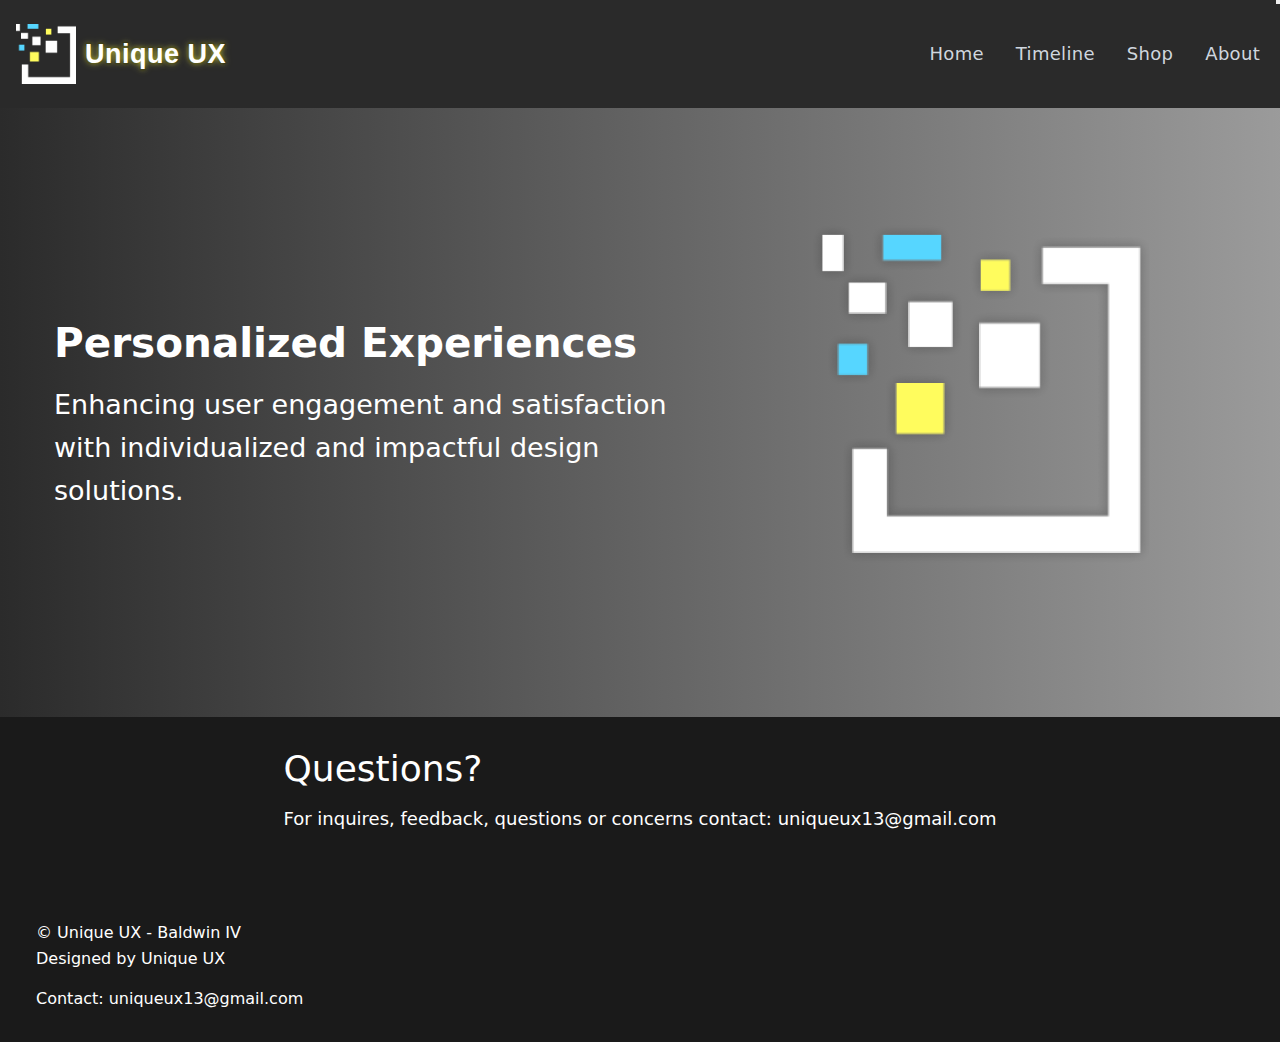
<file: about.html>
<!DOCTYPE html>
<html lang="en">

<head>
    <meta charset="UTF-8">
    <meta http-equiv="X-UA-Compatible" content="IE=edge">
    <meta name="viewport" content="width=device-width, initial-scale=1.0">
    <title>Baldwin IV</title>
    <link rel="stylesheet" href="./files/css/styles.css">
    <link rel="stylesheet" href="/files/css/navigation.css">
    <script type="text/javascript" src="/files/js/navigation.js"></script>
    <script type="module" src="/files/js/main.js"></script>
</head>

<body>
    <!-- Navigation Section -->
    <nav id="navigation" class="navigation navigation-justified">
        <div class="navigation-header">
            <div class="navigation-logo">
                <a href="#">
                    <img src="/img/logo.png" alt="logo">
                </a>
            </div>
            <div class="navigation-button-toggler">
                <i class="hamburger-icon"></i>
            </div>
        </div>
        <div class="navigation-body">
            <div class="navigation-body-header">
                <div class="navigation-logo">
                    <a href="#">
                        <img src="/img/logo.png" alt="logo">
                    </a>
                </div>
                <div class="brand">Unique UX</div>
                <span class="navigation-body-close-button">&#10005;</span>
            </div>
            <ul class="navigation-menu">
                <li class="navigation-item is-active">
                    <a class="navigation-link" href="/index.html">Home</a>
                </li>
                <li class="navigation-item">
                    <a class="navigation-link" href="/timeline.html">Timeline</a>
                    <ul class="navigation-dropdown">
                        <li class="navigation-dropdown-item">
                            <a class="navigation-dropdown-link" href="/timeline/godfrey.html">Godfrey of Bouillon</a>
                        </li>
                        <li class="navigation-dropdown-item">
                            <a class="navigation-dropdown-link" href="/timeline/baldwin-i.html">Baldwin I</a>
                        </li>
                        <li class="navigation-dropdown-item">
                            <a class="navigation-dropdown-link" href="/timeline/baldwin-ii.html">Baldwin II</a>
                        </li>
                        <li class="navigation-dropdown-item">
                            <a class="navigation-dropdown-link" href="/timeline/baldwin-iii.html">Baldwin III</a>
                        </li>
                        <li class="navigation-dropdown-item">
                            <a class="navigation-dropdown-link" href="/timeline/amalric.html">Amalric of Jerusalem</a>
                        </li>
                        <li class="navigation-dropdown-item">
                            <a class="navigation-dropdown-link" href="/timeline/baldwin-iv.html">Baldwin IV</a>
                        </li>
                        <li class="navigation-dropdown-item">
                            <a class="navigation-dropdown-link" href="/timeline/baldwin-v.html">Baldwin V</a>
                        </li>
                    </ul>
                </li>
                <li class="navigation-item">
                    <a class="navigation-link" href="/shop.html">Shop</a>
                    <!-- <ul class="navigation-dropdown">
                        <li class="navigation-dropdown-item">
                            <a class="navigation-dropdown-link" href="/shop/tshirts.html">T-Shirts</a>
                        </li>
                        <li class="navigation-dropdown-item">
                            <a class="navigation-dropdown-link" href="/shop/flags.html">Flags</a>
                        </li>
                        <li class="navigation-dropdown-item">
                            <a class="navigation-dropdown-link" href="/shop/merchandise.html">Other Merchandise</a>
                        </li>
                        <li class="navigation-dropdown-item">
                            <a class="navigation-dropdown-link" href="/shop/featured.html">Featured Products</a>
                        </li>
                    </ul> -->
                </li>
                <!-- <li class="navigation-item">
                    <a class="navigation-link" href="/videos.html">Videos</a> -->
                    <!-- <ul class="navigation-dropdown">
                        <li class="navigation-dropdown-item">
                            <a class="navigation-dropdown-link" href="/videos/documentaries.html">Historical Documentaries</a>
                        </li>
                        <li class="navigation-dropdown-item">
                            <a class="navigation-dropdown-link" href="/videos/fan-creations.html">Fan Creations</a>
                        </li>
                        <li class="navigation-dropdown-item">
                            <a class="navigation-dropdown-link" href="/videos/events.html">Event Recordings</a>
                        </li>
                        <li class="navigation-dropdown-item">
                            <a class="navigation-dropdown-link" href="/videos/latest.html">Latest Uploads</a>
                        </li>
                        <li class="navigation-dropdown-item">
                            <a class="navigation-dropdown-link" href="/videos/popular.html">Popular Videos</a>
                        </li>
                    </ul> -->
                </li>
                <!-- <li class="navigation-item">
                    <a class="navigation-link" href="/community.html">Community</a> -->
                    <!-- <ul class="navigation-dropdown">
                        <li class="navigation-dropdown-item">
                            <a class="navigation-dropdown-link" href="/community/facebook.html">Facebook Group</a>
                        </li>
                        <li class="navigation-dropdown-item">
                            <a class="navigation-dropdown-link" href="/community/events.html">Events Calendar</a>
                        </li>
                        <li class="navigation-dropdown-item">
                            <a class="navigation-dropdown-link" href="/community/contributions.html">Community Contributions</a>
                        </li>
                    </ul> -->
                </li>
                <!-- <li class="navigation-item">
                    <a class="navigation-link" href="/blog.html">Blog</a>
                    <ul class="navigation-dropdown">
                        <li class="navigation-dropdown-item">
                            <a class="navigation-dropdown-link" href="/blog/historical-articles.html">Historical Articles</a>
                        </li>
                        <li class="navigation-dropdown-item">
                            <a class="navigation-dropdown-link" href="/blog/news.html">News & Updates</a>
                        </li>
                        <li class="navigation-dropdown-item">
                            <a class="navigation-dropdown-link" href="/blog/opinion.html">Opinion Pieces</a>
                        </li>
                    </ul>
                </li> -->
                 <li class="navigation-item">
                    <a class="navigation-link" href="/about.html">About</a>
                </li>
                <!-- <li class="navigation-item">
                    <a class="navigation-link" href="/contact.html">Contact</a>
                </li> -->
                <li class="navigation-item btn-box">
                    <button class="login-btn" onClick="netlifyIdentity.open()">Log in</button>
                </li>
            </ul>
        </div>
    </nav>

    <!-- This is the Headline, subtitle, & Product/Services images and descriptions (Above the fold)  -->
    <header class="main margin-bottom-24 background300">
        <section class="hero-container-left">
            <h1>Personalized Experiences</h1>
            <div class="subtitle" style="color: white;">
                Enhancing user engagement and satisfaction with individualized and impactful design solutions.            <!-- <div id="explore-timeline" class="button-container">
                <button class="primary-btn button-text" alt="timeline icon" aria-label="Explore the Baldwin IV Timeline">Explore Timeline</button>
                <a href="#shop" class="no-style secondary-btn button-text"><img src="/Svgs/shopicon.svg" alt="shop icon" aria-label="Shop Baldwin IV Merchandise">Shop Now</a>
            </div> -->
        </section>
        <img class="main-img margin-top-8 margin-bottom-16" src="/img/logo-large.png" alt="Unique UX Logo">
    </header>
    <section class="container">
        <h2>
            Questions?
        </h2>
        <p>For inquires, feedback, questions or concerns contact: uniqueux13@gmail.com</p>
    </section>

    <my-footer></my-footer>
</file>
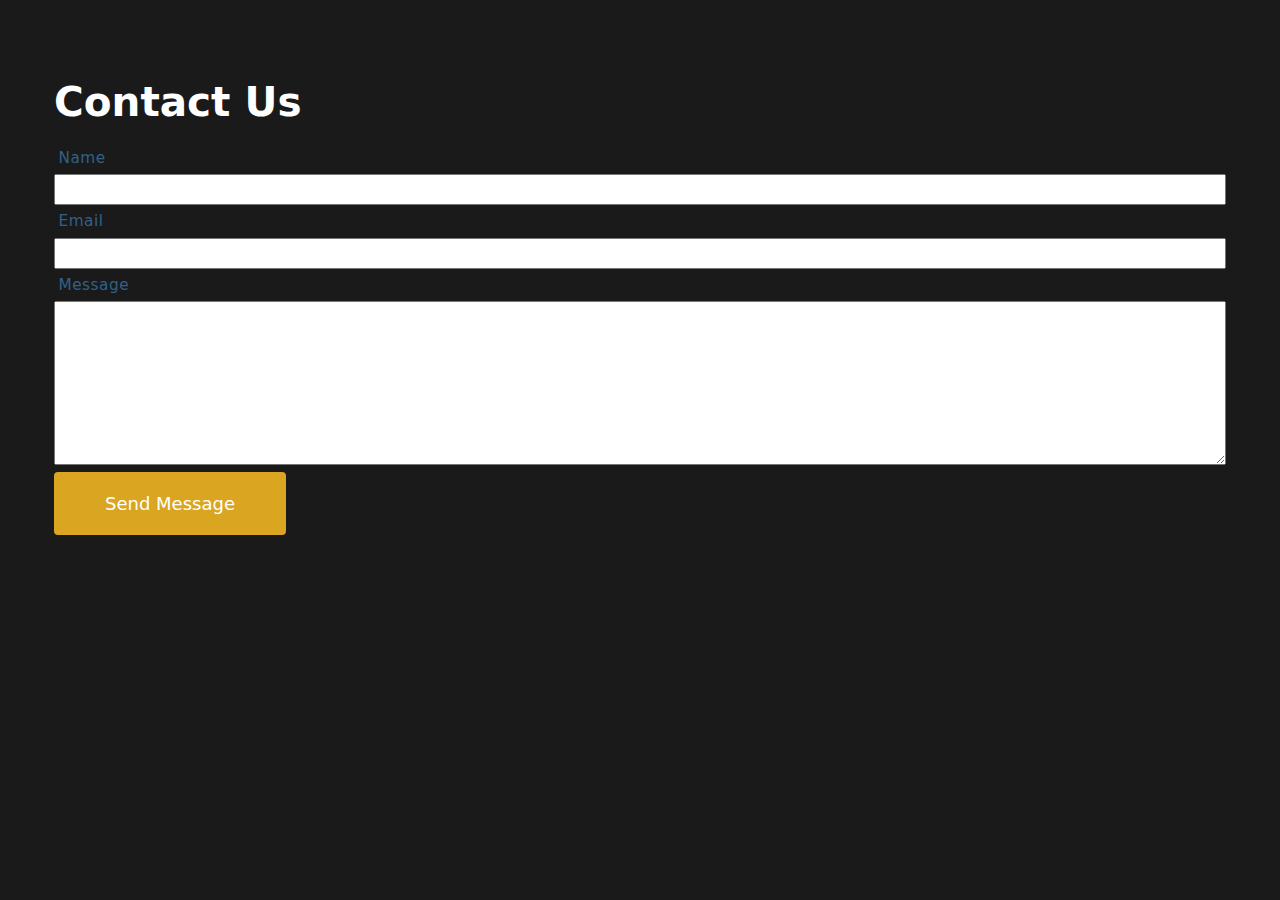
<file: contact.html>
<!DOCTYPE html>
<html lang="en">
<head>
    <meta charset="UTF-8">
    <meta name="viewport" content="width=device-width, initial-scale=1.0">
    <title>Contact Us - Unique UX</title>
    <link rel="stylesheet" href="/files/css/styles.css">
</head>
<body>
    <main class="main container-full">
        <section class="container-full">
            <h1 class="section-title">Contact Us</h1>
            <form class="contact-form" action="https://example.com/contact" method="post">
                <label for="name" class="label-medium">Name</label>
                <input type="text" id="name" name="name" required>

                <label for="email" class="label-medium">Email</label>
                <input type="email" id="email" name="email" required>

                <label for="message" class="label-medium">Message</label>
                <textarea id="message" name="message" rows="6" required></textarea>

                <button type="submit" class="primary-btn">Send Message</button>
            </form>
        </section>
    </main>
</body>
</html>
</file>
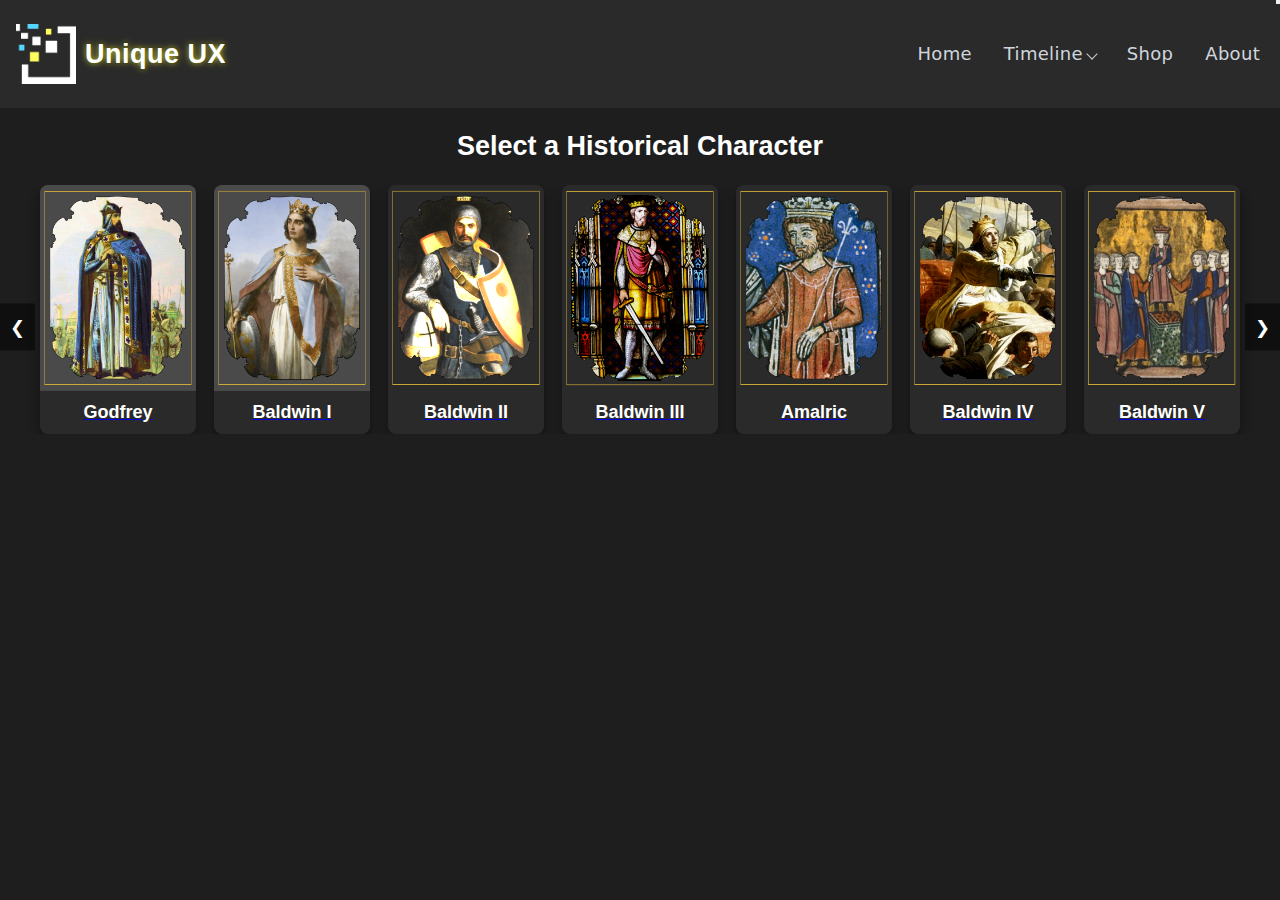
<file: timeline.html>
<!DOCTYPE html>
<html lang="en">

<head>
    <meta charset="UTF-8">
    <meta http-equiv="X-UA-Compatible" content="IE=edge">
    <meta name="viewport" content="width=device-width, initial-scale=1.0">
    <title>Kingdom of Jerusalem: Historical Character Select</title>
    <link rel="stylesheet" href="/files/css/styles.css">
    <link rel="stylesheet" href="/files/css/navigation.css">
    <script type="text/javascript" src="/files/js/navigation.js"></script>
    <script type="module" src="/files/js/main.js"></script>
    <link rel="stylesheet" href="/style.css">
</head>

<body>
    <!-- Navigation Section -->
    <nav id="navigation" class="navigation navigation-justified">
        <div class="navigation-header">
            <div class="navigation-logo">
                <a href="#">
                    <img src="/img/logo.png" alt="logo">
                </a>
            </div>
            <div class="navigation-button-toggler">
                <i class="hamburger-icon"></i>
            </div>
        </div>
        <div class="navigation-body">
            <div class="navigation-body-header">
                <div class="navigation-logo">
                    <a href="#">
                        <img src="/img/logo.png" alt="logo">
                    </a>
                </div>
                <div class="brand">Unique UX</div>
                <span class="navigation-body-close-button">&#10005;</span>
            </div>
            <ul class="navigation-menu">
                <li class="navigation-item is-active">
                    <a class="navigation-link" href="/index.html">Home</a>
                </li>
                <li class="navigation-item">
                    <a class="navigation-link" href="/timeline.html">Timeline</a>
                    <ul class="navigation-dropdown">
                        <li class="navigation-dropdown-item">
                            <a class="navigation-dropdown-link" href="/timeline/godfrey.html">Godfrey of Bouillon</a>
                        </li>
                        <li class="navigation-dropdown-item">
                            <a class="navigation-dropdown-link" href="/timeline/baldwin-i.html">Baldwin I</a>
                        </li>
                        <li class="navigation-dropdown-item">
                            <a class="navigation-dropdown-link" href="/timeline/baldwin-ii.html">Baldwin II</a>
                        </li>
                        <li class="navigation-dropdown-item">
                            <a class="navigation-dropdown-link" href="/timeline/baldwin-iii.html">Baldwin III</a>
                        </li>
                        <li class="navigation-dropdown-item">
                            <a class="navigation-dropdown-link" href="/timeline/amalric.html">Amalric of Jerusalem</a>
                        </li>
                        <li class="navigation-dropdown-item">
                            <a class="navigation-dropdown-link" href="/timeline/baldwin-iv.html">Baldwin IV</a>
                        </li>
                        <li class="navigation-dropdown-item">
                            <a class="navigation-dropdown-link" href="/timeline/baldwin-v.html">Baldwin V</a>
                        </li>
                    </ul>
                </li>
                <li class="navigation-item">
                    <a class="navigation-link" href="/shop.html">Shop</a>
                    <!-- <ul class="navigation-dropdown">
                        <li class="navigation-dropdown-item">
                            <a class="navigation-dropdown-link" href="/shop/tshirts.html">T-Shirts</a>
                        </li>
                        <li class="navigation-dropdown-item">
                            <a class="navigation-dropdown-link" href="/shop/flags.html">Flags</a>
                        </li>
                        <li class="navigation-dropdown-item">
                            <a class="navigation-dropdown-link" href="/shop/merchandise.html">Other Merchandise</a>
                        </li>
                        <li class="navigation-dropdown-item">
                            <a class="navigation-dropdown-link" href="/shop/featured.html">Featured Products</a>
                        </li>
                    </ul> -->
                </li>
                <!-- <li class="navigation-item">
                    <a class="navigation-link" href="/videos.html">Videos</a> -->
                    <!-- <ul class="navigation-dropdown">
                        <li class="navigation-dropdown-item">
                            <a class="navigation-dropdown-link" href="/videos/documentaries.html">Historical Documentaries</a>
                        </li>
                        <li class="navigation-dropdown-item">
                            <a class="navigation-dropdown-link" href="/videos/fan-creations.html">Fan Creations</a>
                        </li>
                        <li class="navigation-dropdown-item">
                            <a class="navigation-dropdown-link" href="/videos/events.html">Event Recordings</a>
                        </li>
                        <li class="navigation-dropdown-item">
                            <a class="navigation-dropdown-link" href="/videos/latest.html">Latest Uploads</a>
                        </li>
                        <li class="navigation-dropdown-item">
                            <a class="navigation-dropdown-link" href="/videos/popular.html">Popular Videos</a>
                        </li>
                    </ul> -->
                </li>
                <!-- <li class="navigation-item">
                    <a class="navigation-link" href="/community.html">Community</a> -->
                    <!-- <ul class="navigation-dropdown">
                        <li class="navigation-dropdown-item">
                            <a class="navigation-dropdown-link" href="/community/facebook.html">Facebook Group</a>
                        </li>
                        <li class="navigation-dropdown-item">
                            <a class="navigation-dropdown-link" href="/community/events.html">Events Calendar</a>
                        </li>
                        <li class="navigation-dropdown-item">
                            <a class="navigation-dropdown-link" href="/community/contributions.html">Community Contributions</a>
                        </li>
                    </ul> -->
                </li>
                <!-- <li class="navigation-item">
                    <a class="navigation-link" href="/blog.html">Blog</a>
                    <ul class="navigation-dropdown">
                        <li class="navigation-dropdown-item">
                            <a class="navigation-dropdown-link" href="/blog/historical-articles.html">Historical Articles</a>
                        </li>
                        <li class="navigation-dropdown-item">
                            <a class="navigation-dropdown-link" href="/blog/news.html">News & Updates</a>
                        </li>
                        <li class="navigation-dropdown-item">
                            <a class="navigation-dropdown-link" href="/blog/opinion.html">Opinion Pieces</a>
                        </li>
                    </ul>
                </li> -->
                 <li class="navigation-item">
                    <a class="navigation-link" href="/about.html">About</a>
                </li>
                <!-- <li class="navigation-item">
                    <a class="navigation-link" href="/contact.html">Contact</a>
                </li> -->
                <li class="navigation-item btn-box">
                    <button class="login-btn" onClick="netlifyIdentity.open()">Log in</button>
                </li>
            </ul>
        </div>
    </nav>

    <!-- Character Select Section -->
<section class="character-select">
    <h1 class="section-title">Select a Historical Character</h1>
    <div class="carousel-container">
        <div class="carousel" id="carousel-characters">
            <!-- Character Card 1 -->
            <div class="carousel-item">
                <a href="/timeline/godfrey.html">
                    <img src="/img/godfrey-of-bouillon.png" alt="Godfrey of Bouillon" class="character-image">
                    <h2 class="character-name">Godfrey</h2>
                </a>
            </div>
            <!-- Character Card 2 -->
            <div class="carousel-item">
                <a href="/timeline/baldwin-i.html">
                    <img src="/img/baldwin-i.png" alt="Baldwin I" class="character-image">
                    <h2 class="character-name">Baldwin I</h2>
                </a>
            </div>
            <!-- Character Card 3 -->
            <div class="carousel-item">
                <a href="/timeline/baldwin-ii.html">
                    <img src="/img/baldwin-ii.png" alt="Baldwin II" class="character-image">
                    <h2 class="character-name">Baldwin II</h2>
                </a>
            </div>
            <!-- Character Card 4 -->
            <div class="carousel-item">
                <a href="/timeline/baldwin-iii.html">
                    <img src="/img/baldwin-iii.png" alt="Baldwin III" class="character-image">
                    <h2 class="character-name">Baldwin III</h2>
                </a>
            </div>
            <!-- Character Card 5 -->
            <div class="carousel-item">
                <a href="/timeline/amalric.html">
                    <img src="/img/amalric.png" alt="Amalric" class="character-image">
                    <h2 class="character-name">Amalric</h2>
                </a>
            </div>
            <!-- Character Card 6 -->
            <div class="carousel-item">
                <a href="/timeline/baldwin-iv.html">
                    <img src="/img/baldwin-iv.png" alt="Baldwin IV" class="character-image">
                    <h2 class="character-name">Baldwin IV</h2>
                </a>
            </div>
            <!-- Character Card 7 -->
            <div class="carousel-item">
                <a href="/timeline/baldwin-v.html">
                    <img src="/img/baldwin-v.png" alt="Baldwin V" class="character-image">
                    <h2 class="character-name">Baldwin V</h2>
                </a>
            </div>
        </div>
        <button class="carousel-control prev" onclick="moveCarousel('carousel-characters', 'prev')">&#10094;</button>
        <button class="carousel-control next" onclick="moveCarousel('carousel-characters', 'next')">&#10095;</button>
    </div>
</section>

<script>
        function moveCarousel(carouselId, direction) {
    const carousel = document.getElementById(carouselId);
    const items = carousel.getElementsByClassName('carousel-item');
    const itemWidth = items[0].offsetWidth;
    const scrollAmount = itemWidth + 20; // Adjust the scroll amount based on your margin/padding
    if (direction === 'prev') {
        carousel.scrollBy({ left: -scrollAmount, behavior: 'smooth' });
    } else if (direction === 'next') {
        carousel.scrollBy({ left: scrollAmount, behavior: 'smooth' });
    }
}


</script>

    <script>
        var navigation = new Navigation(document.getElementById("navigation"), {
            overlayColor: "#31A6FF"
        });
    </script>
    <script src="/my.js" defer></script>
</body>

</html>
</file>
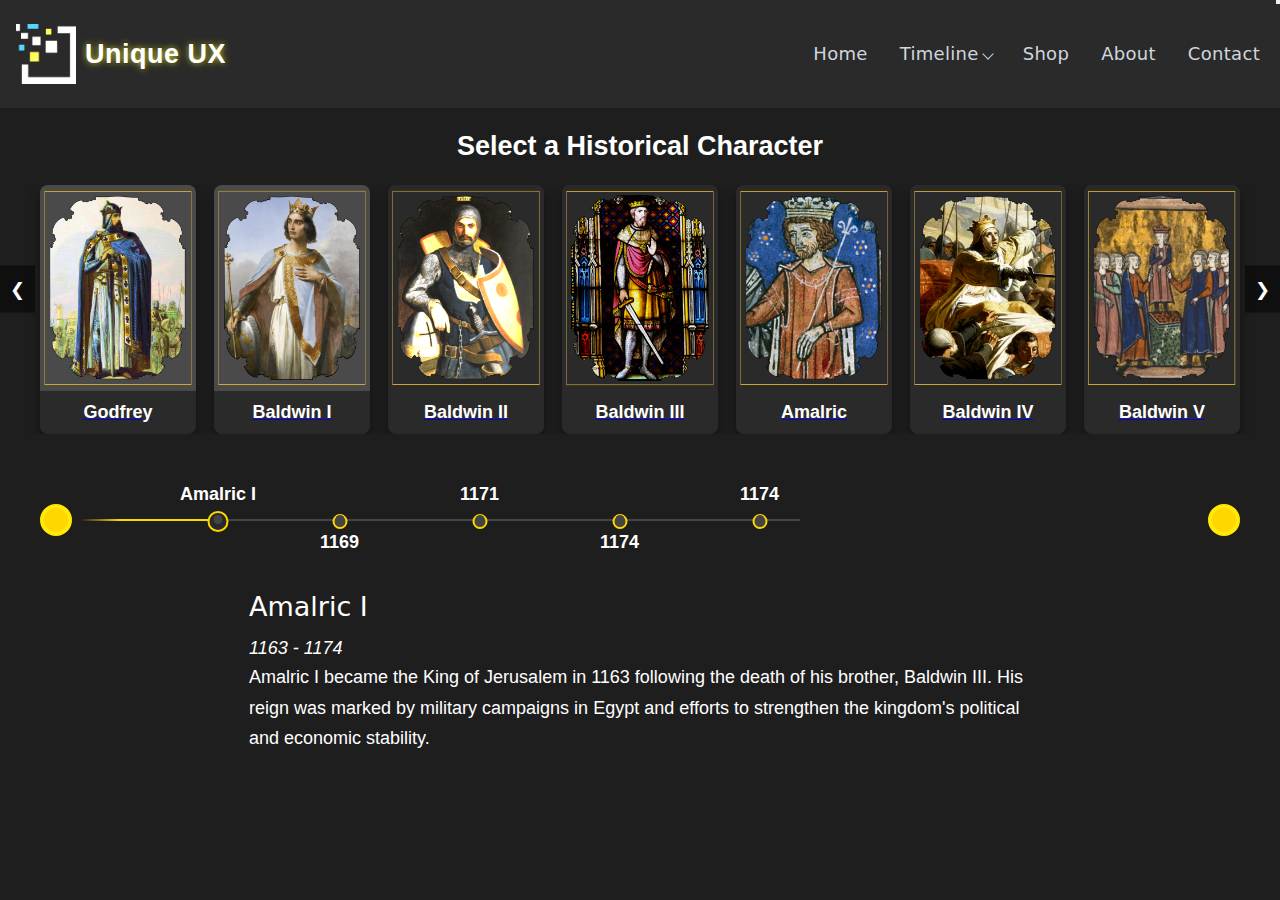
<file: timeline/amalric.html>
<!DOCTYPE html>
<html lang="en">

<head>
    <meta charset="UTF-8">
    <meta http-equiv="X-UA-Compatible" content="IE=edge">
    <meta name="viewport" content="width=device-width, initial-scale=1.0">
    <title>Baldwin IV Timeline</title>
    <link rel="stylesheet" href="/files/css/styles.css">
    <link rel="stylesheet" href="/files/css/navigation.css">
    <script type="text/javascript" src="/files/js/navigation.js"></script>
    <script type="module" src="/files/js/main.js"></script>
    <link rel="stylesheet" href="/style.css">
</head>

<body>
    <!-- Navigation Section -->
    <nav id="navigation" class="navigation navigation-justified">
        <div class="navigation-header">
            <div class="navigation-logo">
                <a href="#">
                    <img src="/img/logo.png" alt="logo">
                </a>
            </div>
            <div class="navigation-button-toggler">
                <i class="hamburger-icon"></i>
            </div>
        </div>
        <div class="navigation-body">
            <div class="navigation-body-header">
                <div class="navigation-logo">
                    <a href="#">
                        <img src="/img/logo.png" alt="logo">
                    </a>
                </div>
                <div class="brand">Unique UX</div>
                <span class="navigation-body-close-button">&#10005;</span>
            </div>
            <ul class="navigation-menu">
                <li class="navigation-item is-active">
                    <a class="navigation-link" href="/index.html">Home</a>
                </li>
                <li class="navigation-item">
                    <a class="navigation-link" href="/timeline.html">Timeline</a>
                    <ul class="navigation-dropdown">
                        <li class="navigation-dropdown-item">
                            <a class="navigation-dropdown-link" href="/timeline/godfrey.html">Godfrey of Bouillon</a>
                        </li>
                        <li class="navigation-dropdown-item">
                            <a class="navigation-dropdown-link" href="/timeline/baldwin-i.html">Baldwin I</a>
                        </li>
                        <li class="navigation-dropdown-item">
                            <a class="navigation-dropdown-link" href="/timeline/baldwin-ii.html">Baldwin II</a>
                        </li>
                        <li class="navigation-dropdown-item">
                            <a class="navigation-dropdown-link" href="/timeline/baldwin-iii.html">Baldwin III</a>
                        </li>
                        <li class="navigation-dropdown-item">
                            <a class="navigation-dropdown-link" href="/timeline/amalric.html">Amalric of Jerusalem</a>
                        </li>
                        <li class="navigation-dropdown-item">
                            <a class="navigation-dropdown-link" href="/timeline/baldwin-iv.html">Baldwin IV</a>
                        </li>
                        <li class="navigation-dropdown-item">
                            <a class="navigation-dropdown-link" href="/timeline/baldwin-v.html">Baldwin V</a>
                        </li>
                    </ul>
                </li>
                <li class="navigation-item">
                    <a class="navigation-link" href="/shop.html">Shop</a>
                    <!-- <ul class="navigation-dropdown">
                        <li class="navigation-dropdown-item">
                            <a class="navigation-dropdown-link" href="/shop/tshirts.html">T-Shirts</a>
                        </li>
                        <li class="navigation-dropdown-item">
                            <a class="navigation-dropdown-link" href="/shop/flags.html">Flags</a>
                        </li>
                        <li class="navigation-dropdown-item">
                            <a class="navigation-dropdown-link" href="/shop/merchandise.html">Other Merchandise</a>
                        </li>
                        <li class="navigation-dropdown-item">
                            <a class="navigation-dropdown-link" href="/shop/featured.html">Featured Products</a>
                        </li>
                    </ul> -->
                </li>
                <!-- <li class="navigation-item">
                    <a class="navigation-link" href="/videos.html">Videos</a> -->
                    <!-- <ul class="navigation-dropdown">
                        <li class="navigation-dropdown-item">
                            <a class="navigation-dropdown-link" href="/videos/documentaries.html">Historical Documentaries</a>
                        </li>
                        <li class="navigation-dropdown-item">
                            <a class="navigation-dropdown-link" href="/videos/fan-creations.html">Fan Creations</a>
                        </li>
                        <li class="navigation-dropdown-item">
                            <a class="navigation-dropdown-link" href="/videos/events.html">Event Recordings</a>
                        </li>
                        <li class="navigation-dropdown-item">
                            <a class="navigation-dropdown-link" href="/videos/latest.html">Latest Uploads</a>
                        </li>
                        <li class="navigation-dropdown-item">
                            <a class="navigation-dropdown-link" href="/videos/popular.html">Popular Videos</a>
                        </li>
                    </ul> -->
                </li>
                <!-- <li class="navigation-item">
                    <a class="navigation-link" href="/community.html">Community</a> -->
                    <!-- <ul class="navigation-dropdown">
                        <li class="navigation-dropdown-item">
                            <a class="navigation-dropdown-link" href="/community/facebook.html">Facebook Group</a>
                        </li>
                        <li class="navigation-dropdown-item">
                            <a class="navigation-dropdown-link" href="/community/events.html">Events Calendar</a>
                        </li>
                        <li class="navigation-dropdown-item">
                            <a class="navigation-dropdown-link" href="/community/contributions.html">Community Contributions</a>
                        </li>
                    </ul> -->
                </li>
                <!-- <li class="navigation-item">
                    <a class="navigation-link" href="/blog.html">Blog</a>
                    <ul class="navigation-dropdown">
                        <li class="navigation-dropdown-item">
                            <a class="navigation-dropdown-link" href="/blog/historical-articles.html">Historical Articles</a>
                        </li>
                        <li class="navigation-dropdown-item">
                            <a class="navigation-dropdown-link" href="/blog/news.html">News & Updates</a>
                        </li>
                        <li class="navigation-dropdown-item">
                            <a class="navigation-dropdown-link" href="/blog/opinion.html">Opinion Pieces</a>
                        </li>
                    </ul>
                </li> -->
                 <li class="navigation-item">
                    <a class="navigation-link" href="/about.html">About</a>
                </li>
                <li class="navigation-item">
                    <a class="navigation-link" href="/contact.html">Contact</a>
                </li>
                <li class="navigation-item btn-box">
                    <button class="login-btn" onClick="netlifyIdentity.open()">Log in</button>
                </li>
            </ul>
        </div>
    </nav>

    <!-- Character Select Section -->
    <div class="carousel-container">
        <h1 class="section-title">Select a Historical Character</h1>
        <div class="carousel" id="carousel-characters">
            <!-- Character Card 1 -->
            <div class="carousel-item">
                <a href="/timeline/godfrey.html">
                    <img src="/img/godfrey-of-bouillon.png" alt="Godfrey of Bouillon" class="character-image">
                    <h2 class="character-name">Godfrey</h2>
                </a>
            </div>
            <!-- Character Card 2 -->
            <div class="carousel-item">
                <a href="/timeline/baldwin-i.html">
                    <img src="/img/baldwin-i.png" alt="Baldwin I" class="character-image">
                    <h2 class="character-name">Baldwin I</h2>
                </a>
            </div>
            <!-- Character Card 3 -->
            <div class="carousel-item">
                <a href="/timeline/baldwin-ii.html">
                    <img src="/img/baldwin-ii.png" alt="Baldwin II" class="character-image">
                    <h2 class="character-name">Baldwin II</h2>
                </a>
            </div>
            <!-- Character Card 4 -->
            <div class="carousel-item">
                <a href="/timeline/baldwin-iii.html">
                    <img src="/img/baldwin-iii.png" alt="Baldwin III" class="character-image">
                    <h2 class="character-name">Baldwin III</h2>
                </a>
            </div>
            <!-- Character Card 5 -->
            <div class="carousel-item">
                <a href="/timeline/amalric.html">
                    <img src="/img/amalric.png" alt="Amalric" class="character-image">
                    <h2 class="character-name">Amalric</h2>
                </a>
            </div>
            <!-- Character Card 6 -->
            <div class="carousel-item">
                <a href="/timeline/baldwin-iv.html">
                    <img src="/img/baldwin-iv.png" alt="Baldwin IV" class="character-image">
                    <h2 class="character-name">Baldwin IV</h2>
                </a>
            </div>
            <!-- Character Card 7 -->
            <div class="carousel-item">
                <a href="/timeline/baldwin-v.html">
                    <img src="/img/baldwin-v.png" alt="Baldwin V" class="character-image">
                    <h2 class="character-name">Baldwin V</h2>
                </a>
            </div>
        </div>
        <button class="carousel-control prev" onclick="moveCarousel('carousel-characters', 'prev')">&#10094;</button>
        <button class="carousel-control next" onclick="moveCarousel('carousel-characters', 'next')">&#10095;</button>
    </div>
</section>


<script>
        function moveCarousel(carouselId, direction) {
    const carousel = document.getElementById(carouselId);
    const items = carousel.getElementsByClassName('carousel-item');
    const itemWidth = items[0].offsetWidth;
    const scrollAmount = itemWidth + 0; // Adjust the scroll amount based on your margin/padding
    if (direction === 'prev') {
        carousel.scrollBy({ left: -scrollAmount, behavior: 'smooth' });
    } else if (direction === 'next') {
        carousel.scrollBy({ left: scrollAmount, behavior: 'smooth' });
    }
}
</script>

    <!-- Historical Timeline Section -->
<section class="h--timeline js-h--timeline">
    <div class="h--timeline-container">
        <div class="h--timeline-dates">
            <div class="h--timeline-line">
                <ol>
                    <li><a href="#0" data-date="18/02/1163" class="h--timeline-date h--timeline-date--selected">Amalric I</a></li>
                    <li><a href="#0" data-date="25/11/1169" class="h--timeline-date">1169</a></li>
                    <li><a href="#0" data-date="29/08/1171" class="h--timeline-date">1171</a></li>
                    <li><a href="#0" data-date="22/05/1174" class="h--timeline-date">1174</a></li>
                    <li><a href="#0" data-date="11/07/1174" class="h--timeline-date">1174</a></li>
                </ol>
                <span class="h--timeline-filling-line" aria-hidden="true"></span>
            </div> <!-- .h--timeline-line -->
        </div> <!-- .h--timeline-dates -->

        <nav class="h--timeline-navigation-container">
            <ul>
                <li><a href="#0"
                        class="text-replace h--timeline-navigation h--timeline-navigation--prev h--timeline-navigation--inactive">Prev</a>
                </li>
                <li><a href="#0" class="text-replace h--timeline-navigation h--timeline-navigation--next">Next</a>
                </li>
            </ul>
        </nav>
    </div> <!-- .h--timeline-container -->

    <div class="h--timeline-events">
        <ol>
            <li class="h--timeline-event h--timeline-event--selected text-component" data-date="18/02/1163">
                <div class="h--timeline-event-content container">
                    <h2 style="color: #fff;" class="h--timeline-event-title">Amalric I</h2>
                    <em class="h--timeline-event-date">1163 - 1174</em>
                    <p>
                        Amalric I became the King of Jerusalem in 1163 following the death of his brother, Baldwin III. His reign was marked by military campaigns in Egypt and efforts to strengthen the kingdom's political and economic stability.
                    </p>
                    <!-- <div class="h--timeline-event-content container">
                        <img src="img/Amalric-I-overview.jpg" alt="Amalric I Overview">
                    </div> -->
                </div>
            </li>

            <li class="h--timeline-event" data-date="25/11/1169">
                <div class="h--timeline-event-content container">
                    <h2 style="color: #fff;" class="h--timeline-event-title">First Campaign in Egypt</h2>
                    <em class="h--timeline-event-date">25 November 1169</em>
                    <p>
                        On 25 November 1169, Amalric I launched his first campaign in Egypt. This campaign was part of his broader strategy to expand the kingdom's influence and secure its southern borders. Although initially unsuccessful, these campaigns set the stage for future Crusader efforts in the region.
                    </p>
                    <!-- <div class="h--timeline-event-content container">
                        <img src="img/Amalric-I-egypt.jpg" alt="First Campaign in Egypt">
                    </div> -->
                </div>
            </li>

            <li class="h--timeline-event" data-date="29/08/1171">
                <div class="h--timeline-event-content container">
                    <h2 style="color: #fff;" class="h--timeline-event-title">Second Campaign in Egypt</h2>
                    <em class="h--timeline-event-date">29 August 1171</em>
                    <p>
                        In 1171, Amalric I led a second campaign in Egypt, aiming to capitalize on internal conflicts within the Fatimid Caliphate. This campaign further strained the kingdom's resources but highlighted Amalric's determination to expand Jerusalem's influence.
                    </p>
                    <!-- <div class="h--timeline-event-content container">
                        <img src="img/Amalric-I-second-campaign.jpg" alt="Second Campaign in Egypt">
                    </div> -->
                </div>
            </li>

            <li class="h--timeline-event" data-date="22/05/1174">
                <div class="h--timeline-event-content container">
                    <h2 style="color: #fff;" class="h--timeline-event-title">Treaty with Byzantium</h2>
                    <em class="h--timeline-event-date">22 May 1174</em>
                    <p>
                        On 22 May 1174, Amalric I secured a treaty with the Byzantine Empire. This alliance was crucial in bolstering the Kingdom of Jerusalem's defenses and providing additional military support against common enemies.
                    </p>
                    <!-- <div class="h--timeline-event-content container">
                        <img src="img/Amalric-I-treaty.jpg" alt="Treaty with Byzantium">
                    </div> -->
                </div>
            </li>

            <li class="h--timeline-event" data-date="11/07/1174">
                <div class="h--timeline-event-content container">
                    <h2 style="color: #fff;" class="h--timeline-event-title">Death of Amalric I</h2>
                    <em class="h--timeline-event-date">11 July 1174</em>
                    <p>
                        Amalric I died on 11 July 1174. His death marked the end of a significant era in the Kingdom of Jerusalem, characterized by military campaigns and diplomatic efforts. He was succeeded by his son, Baldwin IV.
                    </p>
                    <!-- <div class="h--timeline-event-content container">
                        <img src="img/Amalric-I-death.jpg" alt="Death of Amalric I">
                    </div> -->
                </div>
            </li>
        </ol>
    </div>
</section>



    <script>
        var navigation = new Navigation(document.getElementById("navigation"), {
            overlayColor: "#31A6FF"
        });
    </script>
    <script src="/my.js" defer></script>
</body>

</html>
</file>
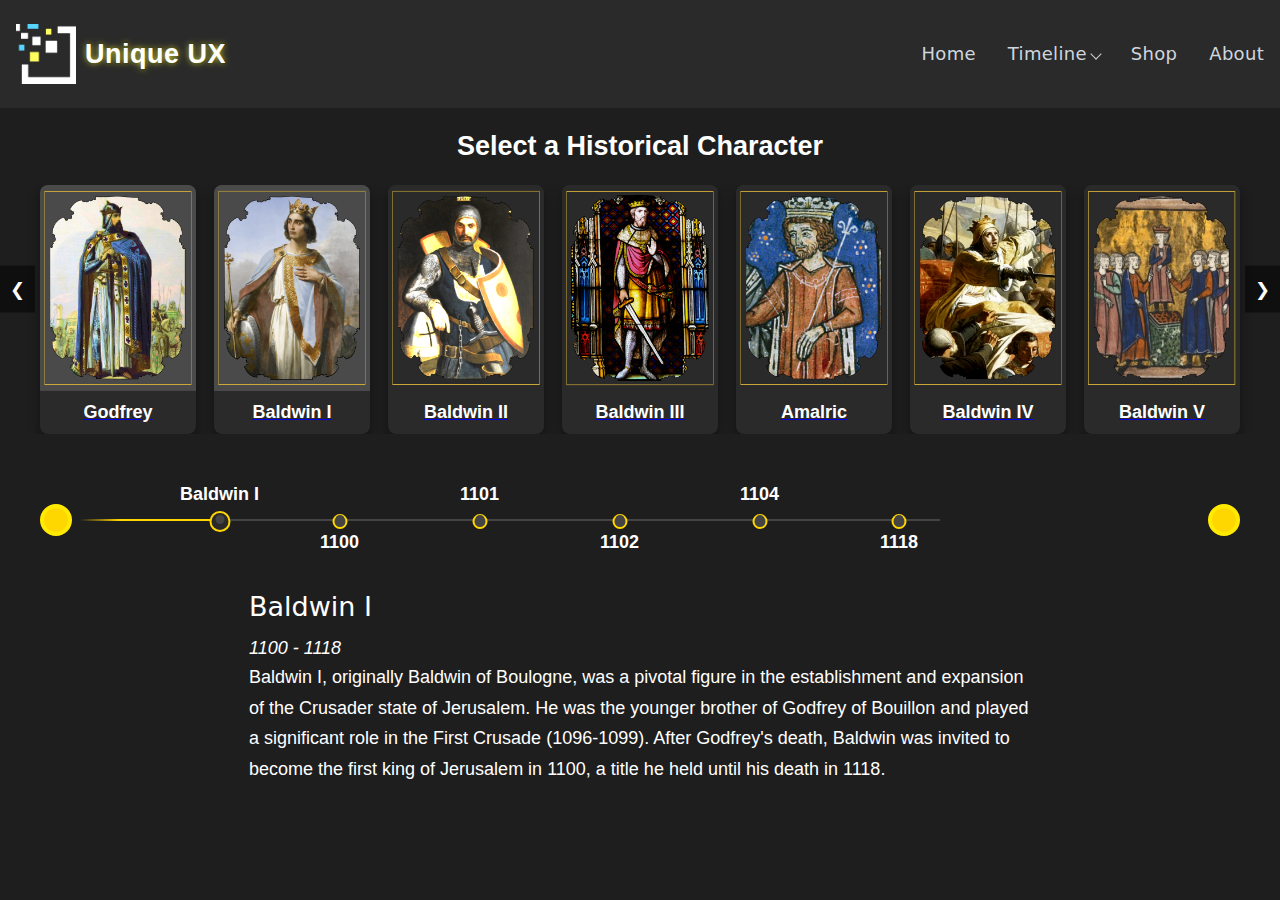
<file: timeline/baldwin-i.html>
<!DOCTYPE html>
<html lang="en">

<head>
    <meta charset="UTF-8">
    <meta http-equiv="X-UA-Compatible" content="IE=edge">
    <meta name="viewport" content="width=device-width, initial-scale=1.0">
    <title>Baldwin IV Timeline</title>
    <link rel="stylesheet" href="/files/css/styles.css">
    <link rel="stylesheet" href="/files/css/navigation.css">
    <script type="text/javascript" src="/files/js/navigation.js"></script>
    <script type="module" src="/files/js/main.js"></script>
    <link rel="stylesheet" href="/style.css">
</head>

<body>
    <!-- Navigation Section -->
    <nav id="navigation" class="navigation navigation-justified">
        <div class="navigation-header">
            <div class="navigation-logo">
                <a href="#">
                    <img src="/img/logo.png" alt="logo">
                </a>
            </div>
            <div class="navigation-button-toggler">
                <i class="hamburger-icon"></i>
            </div>
        </div>
        <div class="navigation-body">
            <div class="navigation-body-header">
                <div class="navigation-logo">
                    <a href="#">
                        <img src="/img/logo.png" alt="logo">
                    </a>
                </div>
                <div class="brand">Unique UX</div>
                <span class="navigation-body-close-button">&#10005;</span>
            </div>
            <ul class="navigation-menu">
                <li class="navigation-item is-active">
                    <a class="navigation-link" href="/index.html">Home</a>
                </li>
                <li class="navigation-item">
                    <a class="navigation-link" href="/timeline.html">Timeline</a>
                    <ul class="navigation-dropdown">
                        <li class="navigation-dropdown-item">
                            <a class="navigation-dropdown-link" href="/timeline/godfrey.html">Godfrey of Bouillon</a>
                        </li>
                        <li class="navigation-dropdown-item">
                            <a class="navigation-dropdown-link" href="/timeline/baldwin-i.html">Baldwin I</a>
                        </li>
                        <li class="navigation-dropdown-item">
                            <a class="navigation-dropdown-link" href="/timeline/baldwin-ii.html">Baldwin II</a>
                        </li>
                        <li class="navigation-dropdown-item">
                            <a class="navigation-dropdown-link" href="/timeline/baldwin-iii.html">Baldwin III</a>
                        </li>
                        <li class="navigation-dropdown-item">
                            <a class="navigation-dropdown-link" href="/timeline/amalric.html">Amalric of Jerusalem</a>
                        </li>
                        <li class="navigation-dropdown-item">
                            <a class="navigation-dropdown-link" href="/timeline/baldwin-iv.html">Baldwin IV</a>
                        </li>
                        <li class="navigation-dropdown-item">
                            <a class="navigation-dropdown-link" href="/timeline/baldwin-v.html">Baldwin V</a>
                        </li>
                    </ul>
                </li>
                <li class="navigation-item">
                    <a class="navigation-link" href="/shop.html">Shop</a>
                    <!-- <ul class="navigation-dropdown">
                        <li class="navigation-dropdown-item">
                            <a class="navigation-dropdown-link" href="/shop/tshirts.html">T-Shirts</a>
                        </li>
                        <li class="navigation-dropdown-item">
                            <a class="navigation-dropdown-link" href="/shop/flags.html">Flags</a>
                        </li>
                        <li class="navigation-dropdown-item">
                            <a class="navigation-dropdown-link" href="/shop/merchandise.html">Other Merchandise</a>
                        </li>
                        <li class="navigation-dropdown-item">
                            <a class="navigation-dropdown-link" href="/shop/featured.html">Featured Products</a>
                        </li>
                    </ul> -->
                </li>
                <!-- <li class="navigation-item">
                    <a class="navigation-link" href="/videos.html">Videos</a> -->
                    <!-- <ul class="navigation-dropdown">
                        <li class="navigation-dropdown-item">
                            <a class="navigation-dropdown-link" href="/videos/documentaries.html">Historical Documentaries</a>
                        </li>
                        <li class="navigation-dropdown-item">
                            <a class="navigation-dropdown-link" href="/videos/fan-creations.html">Fan Creations</a>
                        </li>
                        <li class="navigation-dropdown-item">
                            <a class="navigation-dropdown-link" href="/videos/events.html">Event Recordings</a>
                        </li>
                        <li class="navigation-dropdown-item">
                            <a class="navigation-dropdown-link" href="/videos/latest.html">Latest Uploads</a>
                        </li>
                        <li class="navigation-dropdown-item">
                            <a class="navigation-dropdown-link" href="/videos/popular.html">Popular Videos</a>
                        </li>
                    </ul> -->
                </li>
                <!-- <li class="navigation-item">
                    <a class="navigation-link" href="/community.html">Community</a> -->
                    <!-- <ul class="navigation-dropdown">
                        <li class="navigation-dropdown-item">
                            <a class="navigation-dropdown-link" href="/community/facebook.html">Facebook Group</a>
                        </li>
                        <li class="navigation-dropdown-item">
                            <a class="navigation-dropdown-link" href="/community/events.html">Events Calendar</a>
                        </li>
                        <li class="navigation-dropdown-item">
                            <a class="navigation-dropdown-link" href="/community/contributions.html">Community Contributions</a>
                        </li>
                    </ul> -->
                </li>
                <!-- <li class="navigation-item">
                    <a class="navigation-link" href="/blog.html">Blog</a>
                    <ul class="navigation-dropdown">
                        <li class="navigation-dropdown-item">
                            <a class="navigation-dropdown-link" href="/blog/historical-articles.html">Historical Articles</a>
                        </li>
                        <li class="navigation-dropdown-item">
                            <a class="navigation-dropdown-link" href="/blog/news.html">News & Updates</a>
                        </li>
                        <li class="navigation-dropdown-item">
                            <a class="navigation-dropdown-link" href="/blog/opinion.html">Opinion Pieces</a>
                        </li>
                    </ul>
                </li> -->
                 <li class="navigation-item">
                    <a class="navigation-link" href="/about.html">About</a>
                </li>
                <!-- <li class="navigation-item">
                    <a class="navigation-link" href="/contact.html">Contact</a>
                </li>
                <li class="navigation-item btn-box">
                    <button class="login-btn" onClick="netlifyIdentity.open()">Log in</button>
                </li> -->
            </ul>
        </div>
    </nav>

    <!-- Character Select Section -->
    <div class="carousel-container">
        <h1 class="section-title">Select a Historical Character</h1>
        <div class="carousel" id="carousel-characters">
            <!-- Character Card 1 -->
            <div class="carousel-item">
                <a href="/timeline/godfrey.html">
                    <img src="/img/godfrey-of-bouillon.png" alt="Godfrey of Bouillon" class="character-image">
                    <h2 class="character-name">Godfrey</h2>
                </a>
            </div>
            <!-- Character Card 2 -->
            <div class="carousel-item">
                <a href="/timeline/baldwin-i.html">
                    <img src="/img/baldwin-i.png" alt="Baldwin I" class="character-image">
                    <h2 class="character-name">Baldwin I</h2>
                </a>
            </div>
            <!-- Character Card 3 -->
            <div class="carousel-item">
                <a href="/timeline/baldwin-ii.html">
                    <img src="/img/baldwin-ii.png" alt="Baldwin II" class="character-image">
                    <h2 class="character-name">Baldwin II</h2>
                </a>
            </div>
            <!-- Character Card 4 -->
            <div class="carousel-item">
                <a href="/timeline/baldwin-iii.html">
                    <img src="/img/baldwin-iii.png" alt="Baldwin III" class="character-image">
                    <h2 class="character-name">Baldwin III</h2>
                </a>
            </div>
            <!-- Character Card 5 -->
            <div class="carousel-item">
                <a href="/timeline/amalric.html">
                    <img src="/img/amalric.png" alt="Amalric" class="character-image">
                    <h2 class="character-name">Amalric</h2>
                </a>
            </div>
            <!-- Character Card 6 -->
            <div class="carousel-item">
                <a href="/timeline/baldwin-iv.html">
                    <img src="/img/baldwin-iv.png" alt="Baldwin IV" class="character-image">
                    <h2 class="character-name">Baldwin IV</h2>
                </a>
            </div>
            <!-- Character Card 7 -->
            <div class="carousel-item">
                <a href="/timeline/baldwin-v.html">
                    <img src="/img/baldwin-v.png" alt="Baldwin V" class="character-image">
                    <h2 class="character-name">Baldwin V</h2>
                </a>
            </div>
        </div>
        <button class="carousel-control prev" onclick="moveCarousel('carousel-characters', 'prev')">&#10094;</button>
        <button class="carousel-control next" onclick="moveCarousel('carousel-characters', 'next')">&#10095;</button>
    </div>
</section>


<script>
        function moveCarousel(carouselId, direction) {
    const carousel = document.getElementById(carouselId);
    const items = carousel.getElementsByClassName('carousel-item');
    const itemWidth = items[0].offsetWidth;
    const scrollAmount = itemWidth + 0; // Adjust the scroll amount based on your margin/padding
    if (direction === 'prev') {
        carousel.scrollBy({ left: -scrollAmount, behavior: 'smooth' });
    } else if (direction === 'next') {
        carousel.scrollBy({ left: scrollAmount, behavior: 'smooth' });
    }
}
</script>
    <!-- Historical Timeline Section -->
<section class="h--timeline js-h--timeline">
    <div class="h--timeline-container">
        <div class="h--timeline-dates">
            <div class="h--timeline-line">
                <ol>
                    <li><a href="#0" data-date="01/01/1100" class="h--timeline-date h--timeline-date--selected">Baldwin I</a></li>
                    <li><a href="#0" data-date="11/11/1100" class="h--timeline-date">1100</a></li>
                    <li><a href="#0" data-date="01/02/1101" class="h--timeline-date">1101</a></li>
                    <li><a href="#0" data-date="15/08/1102" class="h--timeline-date">1102</a></li>
                    <li><a href="#0" data-date="10/10/1104" class="h--timeline-date">1104</a></li>
                    <li><a href="#0" data-date="02/04/1118" class="h--timeline-date">1118</a></li>
                </ol>
                <span class="h--timeline-filling-line" aria-hidden="true"></span>
            </div> <!-- .h--timeline-line -->
        </div> <!-- .h--timeline-dates -->

        <nav class="h--timeline-navigation-container">
            <ul>
                <li><a href="#0"
                        class="text-replace h--timeline-navigation h--timeline-navigation--prev h--timeline-navigation--inactive">Prev</a>
                </li>
                <li><a href="#0" class="text-replace h--timeline-navigation h--timeline-navigation--next">Next</a>
                </li>
            </ul>
        </nav>
    </div> <!-- .h--timeline-container -->

    <div class="h--timeline-events">
        <ol>
            <li class="h--timeline-event h--timeline-event--selected text-component" data-date="01/01/1100">
                <div class="h--timeline-event-content container">
                    <h2 style="color: #fff;" class="h--timeline-event-title">Baldwin I</h2>
                    <em class="h--timeline-event-date">1100 - 1118</em>
                    <p>
                        Baldwin I, originally Baldwin of Boulogne, was a pivotal figure in the establishment and expansion of the Crusader state of Jerusalem. He was the younger brother of Godfrey of Bouillon and played a significant role in the First Crusade (1096-1099). After Godfrey's death, Baldwin was invited to become the first king of Jerusalem in 1100, a title he held until his death in 1118.
                    </p>
                    <!-- <div class="h--timeline-event-content container">
                        <img src="img/Baldwin-I-overview.jpg" alt="Baldwin I Overview">
                    </div> -->
                </div>
            </li>

            <li class="h--timeline-event" data-date="11/11/1100">
                <div class="h--timeline-event-content container">
                    <h2 style="color: #fff;" class="h--timeline-event-title">Baldwin I Becomes King</h2>
                    <em class="h--timeline-event-date">11 November 1100</em>
                    <p>
                        Baldwin I became the first King of Jerusalem on 11 November 1100 after the death of his brother, Godfrey of Bouillon. He was a crucial figure in establishing the Kingdom of Jerusalem and expanding its territories.
                    </p>
                    <!-- <div class="h--timeline-event-content container">
                        <img src="img/Baldwin-I-ascension.jpg" alt="Baldwin I Ascension">
                    </div> -->
                </div>
            </li>

            <li class="h--timeline-event" data-date="01/02/1101">
                <div class="h--timeline-event-content container">
                    <h2 style="color: #fff;" class="h--timeline-event-title">1101</h2>
                    <em class="h--timeline-event-date">February 1101</em>
                    <p>
                        Baldwin faced significant challenges in early 1101, including securing the support of the local nobility and defending the fledgling kingdom against Muslim forces.
                    </p>
                </div>
            </li>

            <li class="h--timeline-event" data-date="15/08/1102">
                <div class="h--timeline-event-content container">
                    <h2 style="color: #fff;" class="h--timeline-event-title">Capture of Arsuf</h2>
                    <em class="h--timeline-event-date">15 August 1102</em>
                    <p>
                        On 15 August 1102, Baldwin I led a military campaign that successfully captured the key coastal city of Arsuf, which was vital for securing supply lines and trade routes.
                    </p>
                </div>
            </li>

            <li class="h--timeline-event" data-date="10/10/1104">
                <div class="h--timeline-event-content container">
                    <h2 style="color: #fff;" class="h--timeline-event-title">1104</h2>
                    <em class="h--timeline-event-date">10 October 1104</em>
                    <p>
                        In 1104, Baldwin's reign saw efforts to establish effective governance and administration in the Kingdom of Jerusalem. He focused on consolidating his power and creating a stable political structure to support the kingdom's growth.
                    </p>
                </div>
            </li>

            <li class="h--timeline-event" data-date="02/04/1118">
                <div class="h--timeline-event-content container">
                    <h2 style="color: #fff;" class="h--timeline-event-title">Death of Baldwin I</h2>
                    <em class="h--timeline-event-date">2 April 1118</em>
                    <p>
                        Baldwin I died on 2 April 1118. His death marked the end of a significant era in the history of the Kingdom of Jerusalem, as he was a key figure in its foundation and expansion.
                    </p>
                    <!-- <div class="h--timeline-event-content container">
                        <img src="img/Baldwin-I-death.jpg" alt="Baldwin I Death">
                    </div> -->
                </div>
            </li>
        </ol>
    </div>
</section>


    <script>
        var navigation = new Navigation(document.getElementById("navigation"), {
            overlayColor: "#31A6FF"
        });
    </script>
    <script src="/my.js" defer></script>
</body>

</html>
</file>
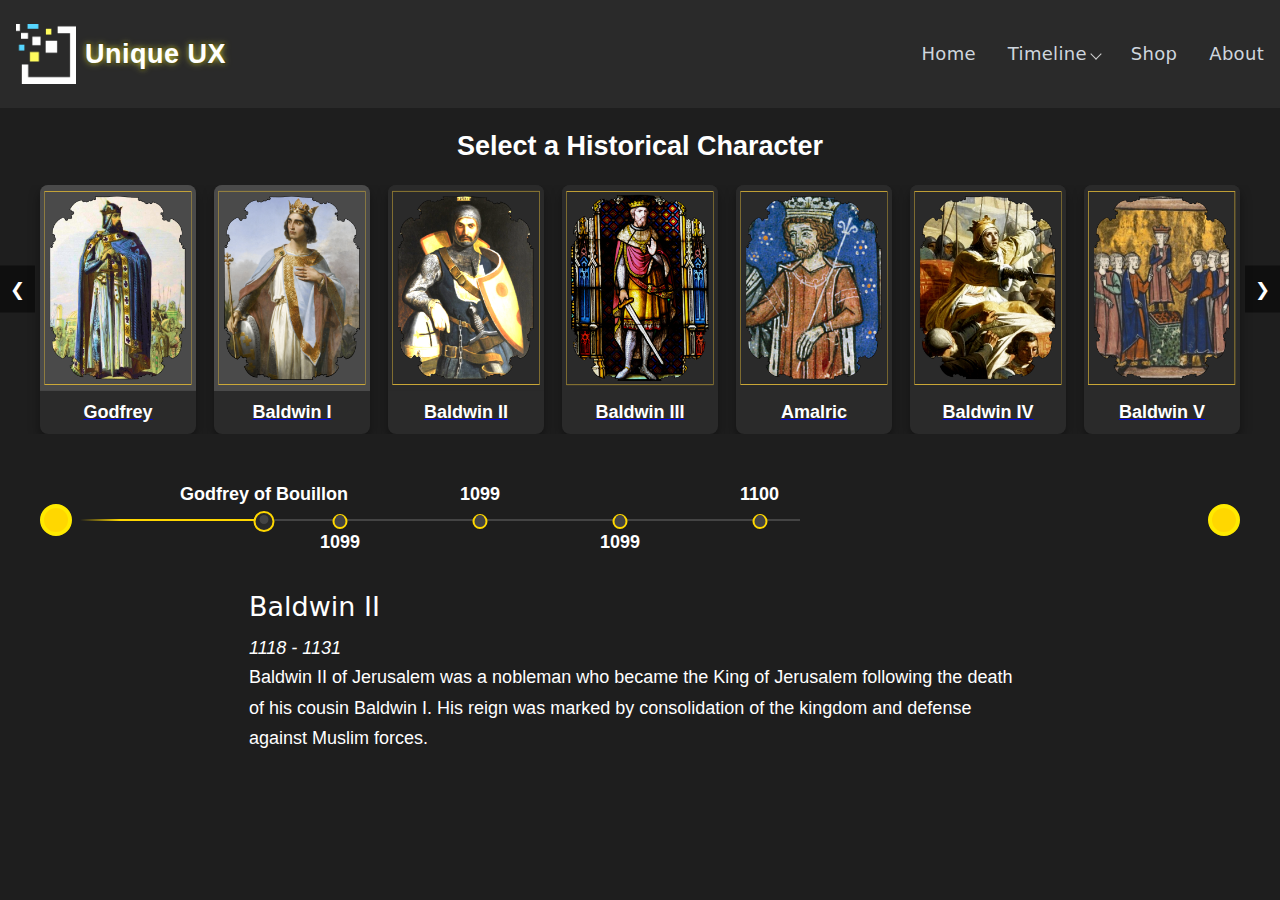
<file: timeline/baldwin-ii.html>
<!DOCTYPE html>
<html lang="en">

<head>
    <meta charset="UTF-8">
    <meta http-equiv="X-UA-Compatible" content="IE=edge">
    <meta name="viewport" content="width=device-width, initial-scale=1.0">
    <title>Baldwin IV Timeline</title>
    <link rel="stylesheet" href="/files/css/styles.css">
    <link rel="stylesheet" href="/files/css/navigation.css">
    <script type="text/javascript" src="/files/js/navigation.js"></script>
    <script type="module" src="/files/js/main.js"></script>
    <link rel="stylesheet" href="/style.css">
</head>

<body>
    <!-- Navigation Section -->
    <nav id="navigation" class="navigation navigation-justified">
        <div class="navigation-header">
            <div class="navigation-logo">
                <a href="#">
                    <img src="/img/logo.png" alt="logo">
                </a>
            </div>
            <div class="navigation-button-toggler">
                <i class="hamburger-icon"></i>
            </div>
        </div>
        <div class="navigation-body">
            <div class="navigation-body-header">
                <div class="navigation-logo">
                    <a href="#">
                        <img src="/img/logo.png" alt="logo">
                    </a>
                </div>
                <div class="brand">Unique UX</div>
                <span class="navigation-body-close-button">&#10005;</span>
            </div>
            <ul class="navigation-menu">
                <li class="navigation-item is-active">
                    <a class="navigation-link" href="/index.html">Home</a>
                </li>
                <li class="navigation-item">
                    <a class="navigation-link" href="/timeline.html">Timeline</a>
                    <ul class="navigation-dropdown">
                        <li class="navigation-dropdown-item">
                            <a class="navigation-dropdown-link" href="/timeline/godfrey.html">Godfrey of Bouillon</a>
                        </li>
                        <li class="navigation-dropdown-item">
                            <a class="navigation-dropdown-link" href="/timeline/baldwin-i.html">Baldwin I</a>
                        </li>
                        <li class="navigation-dropdown-item">
                            <a class="navigation-dropdown-link" href="/timeline/baldwin-ii.html">Baldwin II</a>
                        </li>
                        <li class="navigation-dropdown-item">
                            <a class="navigation-dropdown-link" href="/timeline/baldwin-iii.html">Baldwin III</a>
                        </li>
                        <li class="navigation-dropdown-item">
                            <a class="navigation-dropdown-link" href="/timeline/amalric.html">Amalric of Jerusalem</a>
                        </li>
                        <li class="navigation-dropdown-item">
                            <a class="navigation-dropdown-link" href="/timeline/baldwin-iv.html">Baldwin IV</a>
                        </li>
                        <li class="navigation-dropdown-item">
                            <a class="navigation-dropdown-link" href="/timeline/baldwin-v.html">Baldwin V</a>
                        </li>
                    </ul>
                </li>
                <li class="navigation-item">
                    <a class="navigation-link" href="/shop.html">Shop</a>
                    <!-- <ul class="navigation-dropdown">
                        <li class="navigation-dropdown-item">
                            <a class="navigation-dropdown-link" href="/shop/tshirts.html">T-Shirts</a>
                        </li>
                        <li class="navigation-dropdown-item">
                            <a class="navigation-dropdown-link" href="/shop/flags.html">Flags</a>
                        </li>
                        <li class="navigation-dropdown-item">
                            <a class="navigation-dropdown-link" href="/shop/merchandise.html">Other Merchandise</a>
                        </li>
                        <li class="navigation-dropdown-item">
                            <a class="navigation-dropdown-link" href="/shop/featured.html">Featured Products</a>
                        </li>
                    </ul> -->
                </li>
                <!-- <li class="navigation-item">
                    <a class="navigation-link" href="/videos.html">Videos</a> -->
                    <!-- <ul class="navigation-dropdown">
                        <li class="navigation-dropdown-item">
                            <a class="navigation-dropdown-link" href="/videos/documentaries.html">Historical Documentaries</a>
                        </li>
                        <li class="navigation-dropdown-item">
                            <a class="navigation-dropdown-link" href="/videos/fan-creations.html">Fan Creations</a>
                        </li>
                        <li class="navigation-dropdown-item">
                            <a class="navigation-dropdown-link" href="/videos/events.html">Event Recordings</a>
                        </li>
                        <li class="navigation-dropdown-item">
                            <a class="navigation-dropdown-link" href="/videos/latest.html">Latest Uploads</a>
                        </li>
                        <li class="navigation-dropdown-item">
                            <a class="navigation-dropdown-link" href="/videos/popular.html">Popular Videos</a>
                        </li>
                    </ul> -->
                </li>
                <!-- <li class="navigation-item">
                    <a class="navigation-link" href="/community.html">Community</a> -->
                    <!-- <ul class="navigation-dropdown">
                        <li class="navigation-dropdown-item">
                            <a class="navigation-dropdown-link" href="/community/facebook.html">Facebook Group</a>
                        </li>
                        <li class="navigation-dropdown-item">
                            <a class="navigation-dropdown-link" href="/community/events.html">Events Calendar</a>
                        </li>
                        <li class="navigation-dropdown-item">
                            <a class="navigation-dropdown-link" href="/community/contributions.html">Community Contributions</a>
                        </li>
                    </ul> -->
                </li>
                <!-- <li class="navigation-item">
                    <a class="navigation-link" href="/blog.html">Blog</a>
                    <ul class="navigation-dropdown">
                        <li class="navigation-dropdown-item">
                            <a class="navigation-dropdown-link" href="/blog/historical-articles.html">Historical Articles</a>
                        </li>
                        <li class="navigation-dropdown-item">
                            <a class="navigation-dropdown-link" href="/blog/news.html">News & Updates</a>
                        </li>
                        <li class="navigation-dropdown-item">
                            <a class="navigation-dropdown-link" href="/blog/opinion.html">Opinion Pieces</a>
                        </li>
                    </ul>
                </li> -->
                 <li class="navigation-item">
                    <a class="navigation-link" href="/about.html">About</a>
                </li>
                <!-- <li class="navigation-item">
                    <a class="navigation-link" href="/contact.html">Contact</a>
                </li>
                <li class="navigation-item btn-box">
                    <button class="login-btn" onClick="netlifyIdentity.open()">Log in</button>
                </li> -->
            </ul>
        </div>
    </nav>

    <!-- Character Select Section -->
    <div class="carousel-container">
        <h1 class="section-title">Select a Historical Character</h1>
        <div class="carousel" id="carousel-characters">
            <!-- Character Card 1 -->
            <div class="carousel-item">
                <a href="/timeline/godfrey.html">
                    <img src="/img/godfrey-of-bouillon.png" alt="Godfrey of Bouillon" class="character-image">
                    <h2 class="character-name">Godfrey</h2>
                </a>
            </div>
            <!-- Character Card 2 -->
            <div class="carousel-item">
                <a href="/timeline/baldwin-i.html">
                    <img src="/img/baldwin-i.png" alt="Baldwin I" class="character-image">
                    <h2 class="character-name">Baldwin I</h2>
                </a>
            </div>
            <!-- Character Card 3 -->
            <div class="carousel-item">
                <a href="/timeline/baldwin-ii.html">
                    <img src="/img/baldwin-ii.png" alt="Baldwin II" class="character-image">
                    <h2 class="character-name">Baldwin II</h2>
                </a>
            </div>
            <!-- Character Card 4 -->
            <div class="carousel-item">
                <a href="/timeline/baldwin-iii.html">
                    <img src="/img/baldwin-iii.png" alt="Baldwin III" class="character-image">
                    <h2 class="character-name">Baldwin III</h2>
                </a>
            </div>
            <!-- Character Card 5 -->
            <div class="carousel-item">
                <a href="/timeline/amalric.html">
                    <img src="/img/amalric.png" alt="Amalric" class="character-image">
                    <h2 class="character-name">Amalric</h2>
                </a>
            </div>
            <!-- Character Card 6 -->
            <div class="carousel-item">
                <a href="/timeline/baldwin-iv.html">
                    <img src="/img/baldwin-iv.png" alt="Baldwin IV" class="character-image">
                    <h2 class="character-name">Baldwin IV</h2>
                </a>
            </div>
            <!-- Character Card 7 -->
            <div class="carousel-item">
                <a href="/timeline/baldwin-v.html">
                    <img src="/img/baldwin-v.png" alt="Baldwin V" class="character-image">
                    <h2 class="character-name">Baldwin V</h2>
                </a>
            </div>
        </div>
        <button class="carousel-control prev" onclick="moveCarousel('carousel-characters', 'prev')">&#10094;</button>
        <button class="carousel-control next" onclick="moveCarousel('carousel-characters', 'next')">&#10095;</button>
    </div>
</section>


<script>
        function moveCarousel(carouselId, direction) {
    const carousel = document.getElementById(carouselId);
    const items = carousel.getElementsByClassName('carousel-item');
    const itemWidth = items[0].offsetWidth;
    const scrollAmount = itemWidth + 0; // Adjust the scroll amount based on your margin/padding
    if (direction === 'prev') {
        carousel.scrollBy({ left: -scrollAmount, behavior: 'smooth' });
    } else if (direction === 'next') {
        carousel.scrollBy({ left: scrollAmount, behavior: 'smooth' });
    }
}
</script>

<!-- Historical Timeline Section -->
<section class="h--timeline js-h--timeline">
    <div class="h--timeline-container">
        <div class="h--timeline-dates">
            <div class="h--timeline-line">
                <ol>
                    <li><a href="#0" data-date="01/01/1096" class="h--timeline-date h--timeline-date--selected">Godfrey of Bouillon</a></li>
                    <li><a href="#0" data-date="11/07/1099" class="h--timeline-date">1099</a></li>
                    <li><a href="#0" data-date="18/07/1099" class="h--timeline-date">1099</a></li>
                    <li><a href="#0" data-date="29/12/1099" class="h--timeline-date">1099</a></li>
                    <li><a href="#0" data-date="18/07/1100" class="h--timeline-date">1100</a></li>
                </ol>
                <span class="h--timeline-filling-line" aria-hidden="true"></span>
            </div> <!-- .h--timeline-line -->
        </div> <!-- .h--timeline-dates -->

        <nav class="h--timeline-navigation-container">
            <ul>
                <li><a href="#0"
                        class="text-replace h--timeline-navigation h--timeline-navigation--prev h--timeline-navigation--inactive">Prev</a>
                </li>
                <li><a href="#0" class="text-replace h--timeline-navigation h--timeline-navigation--next">Next</a>
                </li>
            </ul>
        </nav>
    </div> <!-- .h--timeline-container -->

    <div class="h--timeline-events">
        <ol>
            <li class="h--timeline-event h--timeline-event--selected text-component" data-date="01/01/1118">
                <div class="h--timeline-event-content container">
                    <h2 style="color: #fff;" class="h--timeline-event-title">Baldwin II</h2>
                    <em class="h--timeline-event-date">1118 - 1131</em>
                    <p>
                        Baldwin II of Jerusalem was a nobleman who became the King of Jerusalem following the death of his cousin Baldwin I. His reign was marked by consolidation of the kingdom and defense against Muslim forces.
                    </p>
                    <!-- <div class="h--timeline-event-content container">
                        <img src="img/Baldwin-II-of-Jerusalem-overview.jpg" alt="Baldwin II of Jerusalem Overview">
                    </div> -->
                </div>
            </li>
    
            <li class="h--timeline-event" data-date="1119">
                <div class="h--timeline-event-content container">
                    <h2 style="color: #fff;" class="h--timeline-event-title">Battle of Ager Sanguinis</h2>
                    <em class="h--timeline-event-date">1119</em>
                    <p>
                        In 1119, Baldwin II led his forces to the Battle of Ager Sanguinis, also known as the Field of Blood. The battle was a significant defeat for the Crusader forces, but Baldwin II managed to rally his troops and continued to defend the kingdom.
                    </p>
                    <!-- <div class="h--timeline-event-content container">
                        <img src="img/Battle-of-Ager-Sanguinis.jpg" alt="Battle of Ager Sanguinis">
                    </div> -->
                </div>
            </li>
    
            <li class="h--timeline-event" data-date="1123">
                <div class="h--timeline-event-content container">
                    <h2 style="color: #fff;" class="h--timeline-event-title">Imprisonment in Aleppo</h2>
                    <em class="h--timeline-event-date">1123</em>
                    <p>
                        In 1123, Baldwin II was captured and imprisoned in Aleppo by Muslim forces. Despite his captivity, he remained a central figure in the Crusader states, with regents managing the kingdom in his absence.
                    </p>
                    <!-- <div class="h--timeline-event-content container">
                        <img src="img/Imprisonment-in-Aleppo.jpg" alt="Imprisonment in Aleppo">
                    </div> -->
                </div>
            </li>
    
            <li class="h--timeline-event" data-date="1124">
                <div class="h--timeline-event-content container">
                    <h2 style="color: #fff;" class="h--timeline-event-title">Siege of Tyre</h2>
                    <em class="h--timeline-event-date">1124</em>
                    <p>
                        Baldwin II's forces successfully captured the city of Tyre in 1124, expanding the territories of the Kingdom of Jerusalem. The siege marked a significant victory for the Crusaders.
                    </p>
                    <!-- <div class="h--timeline-event-content container">
                        <img src="img/Siege-of-Tyre.jpg" alt="Siege of Tyre">
                    </div> -->
                </div>
            </li>
    
            <li class="h--timeline-event" data-date="21/08/1131">
                <div class="h--timeline-event-content container">
                    <h2 style="color: #fff;" class="h--timeline-event-title">Death of Baldwin II</h2>
                    <em class="h--timeline-event-date">1131</em>
                    <p>
                        Baldwin II of Jerusalem died on 21 August 1131. His death marked the end of a significant reign, and he was succeeded by his daughter Melisende and her husband, Fulk of Anjou. Baldwin II is remembered for his leadership and efforts to strengthen the Crusader states.
                    </p>
                    <!-- <div class="h--timeline-event-content container">
                        <img src="img/Death-of-Baldwin-II.jpg" alt="Death of Baldwin II">
                    </div> -->
                </div>
            </li>
        </ol>
    </div>
    </section>
    



    <script>
        var navigation = new Navigation(document.getElementById("navigation"), {
            overlayColor: "#31A6FF"
        });
    </script>
    <script src="/my.js" defer></script>
</body>

</html>
</file>
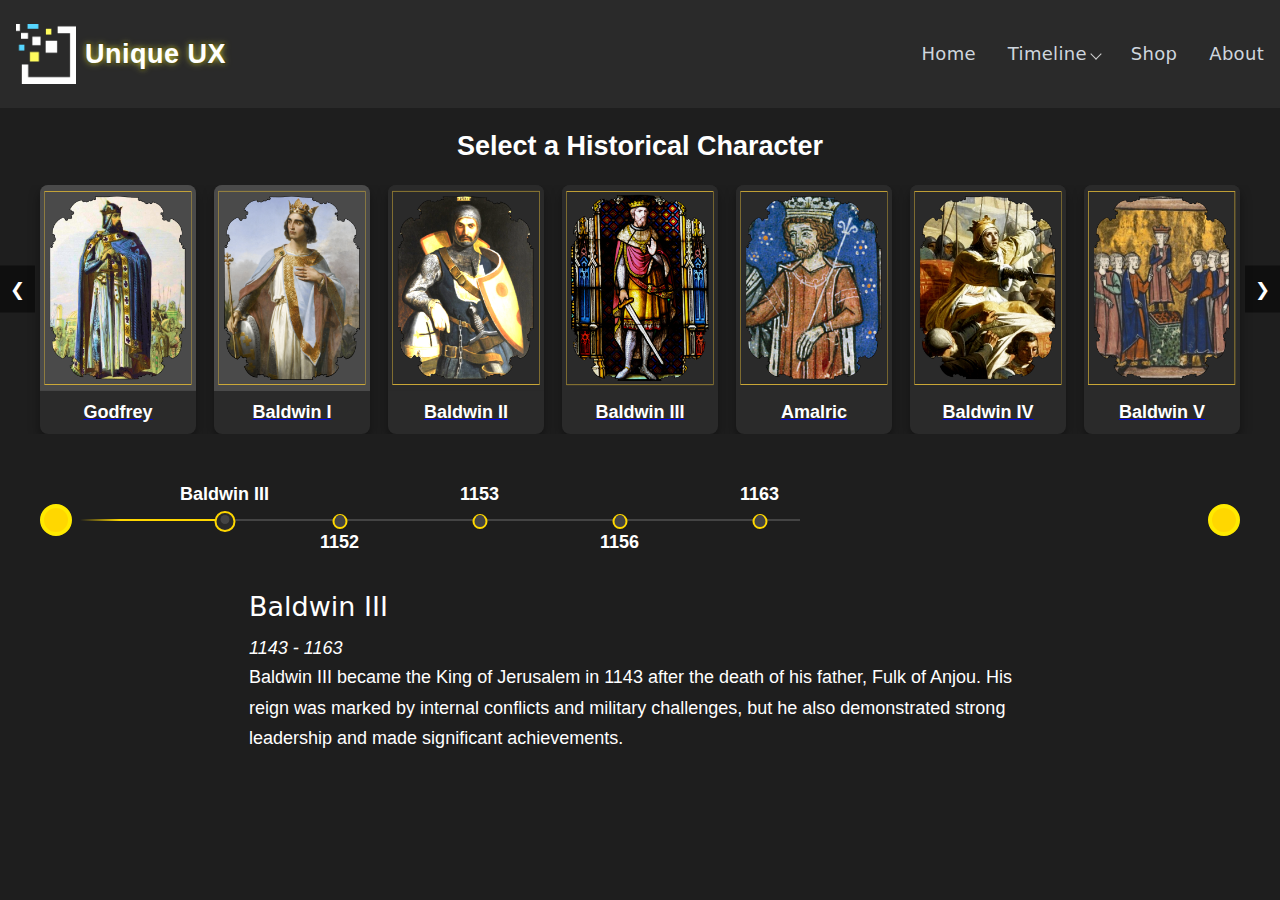
<file: timeline/baldwin-iii.html>
<!DOCTYPE html>
<html lang="en">

<head>
    <meta charset="UTF-8">
    <meta http-equiv="X-UA-Compatible" content="IE=edge">
    <meta name="viewport" content="width=device-width, initial-scale=1.0">
    <title>Baldwin IV Timeline</title>
    <link rel="stylesheet" href="/files/css/styles.css">
    <link rel="stylesheet" href="/files/css/navigation.css">
    <script type="text/javascript" src="/files/js/navigation.js"></script>
    <script type="module" src="/files/js/main.js"></script>
    <link rel="stylesheet" href="/style.css">
</head>

<body>
    <!-- Navigation Section -->
    <nav id="navigation" class="navigation navigation-justified">
        <div class="navigation-header">
            <div class="navigation-logo">
                <a href="#">
                    <img src="/img/logo.png" alt="logo">
                </a>
            </div>
            <div class="navigation-button-toggler">
                <i class="hamburger-icon"></i>
            </div>
        </div>
        <div class="navigation-body">
            <div class="navigation-body-header">
                <div class="navigation-logo">
                    <a href="#">
                        <img src="/img/logo.png" alt="logo">
                    </a>
                </div>
                <div class="brand">Unique UX</div>
                <span class="navigation-body-close-button">&#10005;</span>
            </div>
            <ul class="navigation-menu">
                <li class="navigation-item is-active">
                    <a class="navigation-link" href="/index.html">Home</a>
                </li>
                <li class="navigation-item">
                    <a class="navigation-link" href="/timeline.html">Timeline</a>
                    <ul class="navigation-dropdown">
                        <li class="navigation-dropdown-item">
                            <a class="navigation-dropdown-link" href="/timeline/godfrey.html">Godfrey of Bouillon</a>
                        </li>
                        <li class="navigation-dropdown-item">
                            <a class="navigation-dropdown-link" href="/timeline/baldwin-i.html">Baldwin I</a>
                        </li>
                        <li class="navigation-dropdown-item">
                            <a class="navigation-dropdown-link" href="/timeline/baldwin-ii.html">Baldwin II</a>
                        </li>
                        <li class="navigation-dropdown-item">
                            <a class="navigation-dropdown-link" href="/timeline/baldwin-iii.html">Baldwin III</a>
                        </li>
                        <li class="navigation-dropdown-item">
                            <a class="navigation-dropdown-link" href="/timeline/amalric.html">Amalric of Jerusalem</a>
                        </li>
                        <li class="navigation-dropdown-item">
                            <a class="navigation-dropdown-link" href="/timeline/baldwin-iv.html">Baldwin IV</a>
                        </li>
                        <li class="navigation-dropdown-item">
                            <a class="navigation-dropdown-link" href="/timeline/baldwin-v.html">Baldwin V</a>
                        </li>
                    </ul>
                </li>
                <li class="navigation-item">
                    <a class="navigation-link" href="/shop.html">Shop</a>
                    <!-- <ul class="navigation-dropdown">
                        <li class="navigation-dropdown-item">
                            <a class="navigation-dropdown-link" href="/shop/tshirts.html">T-Shirts</a>
                        </li>
                        <li class="navigation-dropdown-item">
                            <a class="navigation-dropdown-link" href="/shop/flags.html">Flags</a>
                        </li>
                        <li class="navigation-dropdown-item">
                            <a class="navigation-dropdown-link" href="/shop/merchandise.html">Other Merchandise</a>
                        </li>
                        <li class="navigation-dropdown-item">
                            <a class="navigation-dropdown-link" href="/shop/featured.html">Featured Products</a>
                        </li>
                    </ul> -->
                </li>
                <!-- <li class="navigation-item">
                    <a class="navigation-link" href="/videos.html">Videos</a> -->
                    <!-- <ul class="navigation-dropdown">
                        <li class="navigation-dropdown-item">
                            <a class="navigation-dropdown-link" href="/videos/documentaries.html">Historical Documentaries</a>
                        </li>
                        <li class="navigation-dropdown-item">
                            <a class="navigation-dropdown-link" href="/videos/fan-creations.html">Fan Creations</a>
                        </li>
                        <li class="navigation-dropdown-item">
                            <a class="navigation-dropdown-link" href="/videos/events.html">Event Recordings</a>
                        </li>
                        <li class="navigation-dropdown-item">
                            <a class="navigation-dropdown-link" href="/videos/latest.html">Latest Uploads</a>
                        </li>
                        <li class="navigation-dropdown-item">
                            <a class="navigation-dropdown-link" href="/videos/popular.html">Popular Videos</a>
                        </li>
                    </ul> -->
                </li>
                <!-- <li class="navigation-item">
                    <a class="navigation-link" href="/community.html">Community</a> -->
                    <!-- <ul class="navigation-dropdown">
                        <li class="navigation-dropdown-item">
                            <a class="navigation-dropdown-link" href="/community/facebook.html">Facebook Group</a>
                        </li>
                        <li class="navigation-dropdown-item">
                            <a class="navigation-dropdown-link" href="/community/events.html">Events Calendar</a>
                        </li>
                        <li class="navigation-dropdown-item">
                            <a class="navigation-dropdown-link" href="/community/contributions.html">Community Contributions</a>
                        </li>
                    </ul> -->
                </li>
                <!-- <li class="navigation-item">
                    <a class="navigation-link" href="/blog.html">Blog</a>
                    <ul class="navigation-dropdown">
                        <li class="navigation-dropdown-item">
                            <a class="navigation-dropdown-link" href="/blog/historical-articles.html">Historical Articles</a>
                        </li>
                        <li class="navigation-dropdown-item">
                            <a class="navigation-dropdown-link" href="/blog/news.html">News & Updates</a>
                        </li>
                        <li class="navigation-dropdown-item">
                            <a class="navigation-dropdown-link" href="/blog/opinion.html">Opinion Pieces</a>
                        </li>
                    </ul>
                </li> -->
                 <li class="navigation-item">
                    <a class="navigation-link" href="/about.html">About</a>
                </li>
                <!-- <li class="navigation-item">
                    <a class="navigation-link" href="/contact.html">Contact</a>
                </li>
                <li class="navigation-item btn-box">
                    <button class="login-btn" onClick="netlifyIdentity.open()">Log in</button>
                </li> -->
            </ul>
        </div>
    </nav>

    <!-- Character Select Section -->
    <div class="carousel-container">
        <h1 class="section-title">Select a Historical Character</h1>
        <div class="carousel" id="carousel-characters">
            <!-- Character Card 1 -->
            <div class="carousel-item">
                <a href="/timeline/godfrey.html">
                    <img src="/img/godfrey-of-bouillon.png" alt="Godfrey of Bouillon" class="character-image">
                    <h2 class="character-name">Godfrey</h2>
                </a>
            </div>
            <!-- Character Card 2 -->
            <div class="carousel-item">
                <a href="/timeline/baldwin-i.html">
                    <img src="/img/baldwin-i.png" alt="Baldwin I" class="character-image">
                    <h2 class="character-name">Baldwin I</h2>
                </a>
            </div>
            <!-- Character Card 3 -->
            <div class="carousel-item">
                <a href="/timeline/baldwin-ii.html">
                    <img src="/img/baldwin-ii.png" alt="Baldwin II" class="character-image">
                    <h2 class="character-name">Baldwin II</h2>
                </a>
            </div>
            <!-- Character Card 4 -->
            <div class="carousel-item">
                <a href="/timeline/baldwin-iii.html">
                    <img src="/img/baldwin-iii.png" alt="Baldwin III" class="character-image">
                    <h2 class="character-name">Baldwin III</h2>
                </a>
            </div>
            <!-- Character Card 5 -->
            <div class="carousel-item">
                <a href="/timeline/amalric.html">
                    <img src="/img/amalric.png" alt="Amalric" class="character-image">
                    <h2 class="character-name">Amalric</h2>
                </a>
            </div>
            <!-- Character Card 6 -->
            <div class="carousel-item">
                <a href="/timeline/baldwin-iv.html">
                    <img src="/img/baldwin-iv.png" alt="Baldwin IV" class="character-image">
                    <h2 class="character-name">Baldwin IV</h2>
                </a>
            </div>
            <!-- Character Card 7 -->
            <div class="carousel-item">
                <a href="/timeline/baldwin-v.html">
                    <img src="/img/baldwin-v.png" alt="Baldwin V" class="character-image">
                    <h2 class="character-name">Baldwin V</h2>
                </a>
            </div>
        </div>
        <button class="carousel-control prev" onclick="moveCarousel('carousel-characters', 'prev')">&#10094;</button>
        <button class="carousel-control next" onclick="moveCarousel('carousel-characters', 'next')">&#10095;</button>
    </div>
</section>


<script>
        function moveCarousel(carouselId, direction) {
    const carousel = document.getElementById(carouselId);
    const items = carousel.getElementsByClassName('carousel-item');
    const itemWidth = items[0].offsetWidth;
    const scrollAmount = itemWidth + 0; // Adjust the scroll amount based on your margin/padding
    if (direction === 'prev') {
        carousel.scrollBy({ left: -scrollAmount, behavior: 'smooth' });
    } else if (direction === 'next') {
        carousel.scrollBy({ left: scrollAmount, behavior: 'smooth' });
    }
}
</script>
    <!-- Historical Timeline Section -->
<!-- Historical Timeline Section -->
<section class="h--timeline js-h--timeline">
    <div class="h--timeline-container">
        <div class="h--timeline-dates">
            <div class="h--timeline-line">
                <ol>
                    <li><a href="#0" data-date="28/11/1143" class="h--timeline-date h--timeline-date--selected">Baldwin III</a></li>
                    <li><a href="#0" data-date="02/02/1152" class="h--timeline-date">1152</a></li>
                    <li><a href="#0" data-date="22/08/1153" class="h--timeline-date">1153</a></li>
                    <li><a href="#0" data-date="19/10/1156" class="h--timeline-date">1156</a></li>
                    <li><a href="#0" data-date="10/02/1163" class="h--timeline-date">1163</a></li>
                </ol>
                <span class="h--timeline-filling-line" aria-hidden="true"></span>
            </div> <!-- .h--timeline-line -->
        </div> <!-- .h--timeline-dates -->

        <nav class="h--timeline-navigation-container">
            <ul>
                <li><a href="#0"
                        class="text-replace h--timeline-navigation h--timeline-navigation--prev h--timeline-navigation--inactive">Prev</a>
                </li>
                <li><a href="#0" class="text-replace h--timeline-navigation h--timeline-navigation--next">Next</a>
                </li>
            </ul>
        </nav>
    </div> <!-- .h--timeline-container -->

    <div class="h--timeline-events">
        <ol>
            <li class="h--timeline-event h--timeline-event--selected text-component" data-date="28/11/1143">
                <div class="h--timeline-event-content container">
                    <h2 style="color: #fff;" class="h--timeline-event-title">Baldwin III</h2>
                    <em class="h--timeline-event-date">1143 - 1163</em>
                    <p>
                        Baldwin III became the King of Jerusalem in 1143 after the death of his father, Fulk of Anjou. His reign was marked by internal conflicts and military challenges, but he also demonstrated strong leadership and made significant achievements.
                    </p>
                    <!-- <div class="h--timeline-event-content container">
                        <img src="img/Baldwin-III-overview.jpg" alt="Baldwin III Overview">
                    </div> -->
                </div>
            </li>

            <li class="h--timeline-event" data-date="02/02/1152">
                <div class="h--timeline-event-content container">
                    <h2 style="color: #fff;" class="h--timeline-event-title">Civil War with Melisende</h2>
                    <em class="h--timeline-event-date">2 February 1152</em>
                    <p>
                        In 1152, Baldwin III declared his majority and demanded full control over the kingdom. This led to a civil war with his mother, Melisende. The conflict ended with Baldwin's victory and his assumption of full royal powers.
                    </p>
                    <!-- <div class="h--timeline-event-content container">
                        <img src="img/Baldwin-III-civil-war.jpg" alt="Civil War with Melisende">
                    </div> -->
                </div>
            </li>

            <li class="h--timeline-event" data-date="22/08/1153">
                <div class="h--timeline-event-content container">
                    <h2 style="color: #fff;" class="h--timeline-event-title">Siege of Ascalon</h2>
                    <em class="h--timeline-event-date">22 August 1153</em>
                    <p>
                        On 22 August 1153, Baldwin III led the successful siege of Ascalon, a strategic city that significantly strengthened the southern defenses of the Kingdom of Jerusalem.
                    </p>
                    <!-- <div class="h--timeline-event-content container">
                        <img src="img/Baldwin-III-ascalon.jpg" alt="Siege of Ascalon">
                    </div> -->
                </div>
            </li>

            <li class="h--timeline-event" data-date="19/10/1156">
                <div class="h--timeline-event-content container">
                    <h2 style="color: #fff;" class="h--timeline-event-title">Treaty with Damascus</h2>
                    <em class="h--timeline-event-date">19 October 1156</em>
                    <p>
                        In 1156, Baldwin III negotiated a treaty with Damascus, securing an alliance that helped stabilize the northern borders of the Kingdom of Jerusalem and provided mutual defense against external threats.
                    </p>
                    <!-- <div class="h--timeline-event-content container">
                        <img src="img/Baldwin-III-treaty.jpg" alt="Treaty with Damascus">
                    </div> -->
                </div>
            </li>

            <li class="h--timeline-event" data-date="10/02/1163">
                <div class="h--timeline-event-content container">
                    <h2 style="color: #fff;" class="h--timeline-event-title">Death of Baldwin III</h2>
                    <em class="h--timeline-event-date">10 February 1163</em>
                    <p>
                        Baldwin III died on 10 February 1163. His death marked the end of a significant period of consolidation and growth for the Kingdom of Jerusalem. He was succeeded by his brother, Amalric I.
                    </p>
                    <!-- <div class="h--timeline-event-content container">
                        <img src="img/Baldwin-III-death.jpg" alt="Baldwin III Death">
                    </div> -->
                </div>
            </li>
        </ol>
    </div>
</section>



    <script>
        var navigation = new Navigation(document.getElementById("navigation"), {
            overlayColor: "#31A6FF"
        });
    </script>
    <script src="/my.js" defer></script>
</body>

</html>
</file>
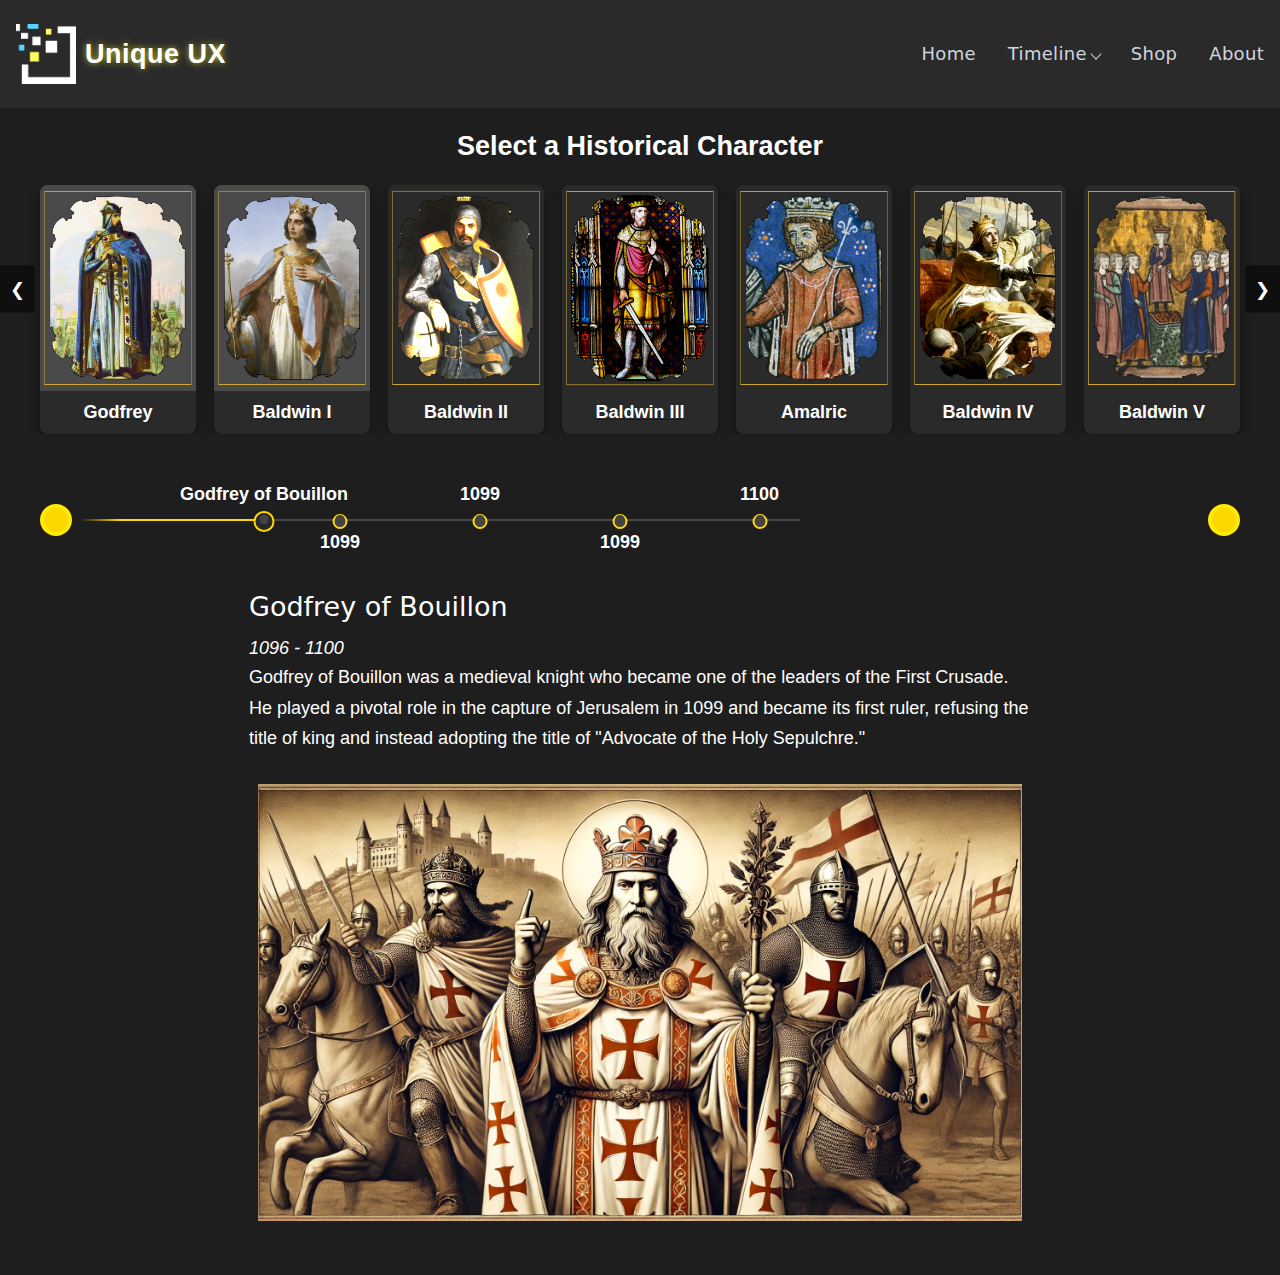
<file: timeline/godfrey.html>
<!DOCTYPE html>
<html lang="en">

<head>
    <meta charset="UTF-8">
    <meta http-equiv="X-UA-Compatible" content="IE=edge">
    <meta name="viewport" content="width=device-width, initial-scale=1.0">
    <title>Baldwin IV Timeline</title>
    <link rel="stylesheet" href="/files/css/styles.css">
    <link rel="stylesheet" href="/files/css/navigation.css">
    <script type="text/javascript" src="/files/js/navigation.js"></script>
    <script type="module" src="/files/js/main.js"></script>
    <link rel="stylesheet" href="/style.css">
</head>

<body>
   <!-- Navigation Section -->
   <nav id="navigation" class="navigation navigation-justified">
    <div class="navigation-header">
        <div class="navigation-logo">
            <a href="#">
                <img src="/img/logo.png" alt="logo">
            </a>
        </div>
        <div class="navigation-button-toggler">
            <i class="hamburger-icon"></i>
        </div>
    </div>
    <div class="navigation-body">
        <div class="navigation-body-header">
            <div class="navigation-logo">
                <a href="#">
                    <img src="/img/logo.png" alt="logo">
                </a>
            </div>
            <div class="brand">Unique UX</div>
            <span class="navigation-body-close-button">&#10005;</span>
        </div>
        <ul class="navigation-menu">
            <li class="navigation-item is-active">
                <a class="navigation-link" href="/index.html">Home</a>
            </li>
            <li class="navigation-item">
                <a class="navigation-link" href="/timeline.html">Timeline</a>
                <ul class="navigation-dropdown">
                    <li class="navigation-dropdown-item">
                        <a class="navigation-dropdown-link" href="/timeline/godfrey.html">Godfrey of Bouillon</a>
                    </li>
                    <li class="navigation-dropdown-item">
                        <a class="navigation-dropdown-link" href="/timeline/baldwin-i.html">Baldwin I</a>
                    </li>
                    <li class="navigation-dropdown-item">
                        <a class="navigation-dropdown-link" href="/timeline/baldwin-ii.html">Baldwin II</a>
                    </li>
                    <li class="navigation-dropdown-item">
                        <a class="navigation-dropdown-link" href="/timeline/baldwin-iii.html">Baldwin III</a>
                    </li>
                    <li class="navigation-dropdown-item">
                        <a class="navigation-dropdown-link" href="/timeline/amalric.html">Amalric of Jerusalem</a>
                    </li>
                    <li class="navigation-dropdown-item">
                        <a class="navigation-dropdown-link" href="/timeline/baldwin-iv.html">Baldwin IV</a>
                    </li>
                    <li class="navigation-dropdown-item">
                        <a class="navigation-dropdown-link" href="/timeline/baldwin-v.html">Baldwin V</a>
                    </li>
                </ul>
            </li>
            <li class="navigation-item">
                <a class="navigation-link" href="/shop.html">Shop</a>
                <!-- <ul class="navigation-dropdown">
                    <li class="navigation-dropdown-item">
                        <a class="navigation-dropdown-link" href="/shop/tshirts.html">T-Shirts</a>
                    </li>
                    <li class="navigation-dropdown-item">
                        <a class="navigation-dropdown-link" href="/shop/flags.html">Flags</a>
                    </li>
                    <li class="navigation-dropdown-item">
                        <a class="navigation-dropdown-link" href="/shop/merchandise.html">Other Merchandise</a>
                    </li>
                    <li class="navigation-dropdown-item">
                        <a class="navigation-dropdown-link" href="/shop/featured.html">Featured Products</a>
                    </li>
                </ul> -->
            </li>
            <!-- <li class="navigation-item">
                <a class="navigation-link" href="/videos.html">Videos</a> -->
                <!-- <ul class="navigation-dropdown">
                    <li class="navigation-dropdown-item">
                        <a class="navigation-dropdown-link" href="/videos/documentaries.html">Historical Documentaries</a>
                    </li>
                    <li class="navigation-dropdown-item">
                        <a class="navigation-dropdown-link" href="/videos/fan-creations.html">Fan Creations</a>
                    </li>
                    <li class="navigation-dropdown-item">
                        <a class="navigation-dropdown-link" href="/videos/events.html">Event Recordings</a>
                    </li>
                    <li class="navigation-dropdown-item">
                        <a class="navigation-dropdown-link" href="/videos/latest.html">Latest Uploads</a>
                    </li>
                    <li class="navigation-dropdown-item">
                        <a class="navigation-dropdown-link" href="/videos/popular.html">Popular Videos</a>
                    </li>
                </ul> -->
            </li>
            <!-- <li class="navigation-item">
                <a class="navigation-link" href="/community.html">Community</a> -->
                <!-- <ul class="navigation-dropdown">
                    <li class="navigation-dropdown-item">
                        <a class="navigation-dropdown-link" href="/community/facebook.html">Facebook Group</a>
                    </li>
                    <li class="navigation-dropdown-item">
                        <a class="navigation-dropdown-link" href="/community/events.html">Events Calendar</a>
                    </li>
                    <li class="navigation-dropdown-item">
                        <a class="navigation-dropdown-link" href="/community/contributions.html">Community Contributions</a>
                    </li>
                </ul> -->
            </li>
            <!-- <li class="navigation-item">
                <a class="navigation-link" href="/blog.html">Blog</a>
                <ul class="navigation-dropdown">
                    <li class="navigation-dropdown-item">
                        <a class="navigation-dropdown-link" href="/blog/historical-articles.html">Historical Articles</a>
                    </li>
                    <li class="navigation-dropdown-item">
                        <a class="navigation-dropdown-link" href="/blog/news.html">News & Updates</a>
                    </li>
                    <li class="navigation-dropdown-item">
                        <a class="navigation-dropdown-link" href="/blog/opinion.html">Opinion Pieces</a>
                    </li>
                </ul>
            </li> -->
             <li class="navigation-item">
                <a class="navigation-link" href="/about.html">About</a>
            </li>
            <!-- <li class="navigation-item">
                <a class="navigation-link" href="/contact.html">Contact</a>
            </li>
            <li class="navigation-item btn-box">
                <button class="login-btn" onClick="netlifyIdentity.open()">Log in</button>
            </li> -->
        </ul>
    </div>
</nav>
 <!-- Character Select Section -->
    <div class="carousel-container">
        <h1 class="section-title">Select a Historical Character</h1>
        <div class="carousel" id="carousel-characters">
            <!-- Character Card 1 -->
            <div class="carousel-item">
                <a href="/timeline/godfrey.html">
                    <img src="/img/godfrey-of-bouillon.png" alt="Godfrey of Bouillon" class="character-image">
                    <h2 class="character-name">Godfrey</h2>
                </a>
            </div>
            <!-- Character Card 2 -->
            <div class="carousel-item">
                <a href="/timeline/baldwin-i.html">
                    <img src="/img/baldwin-i.png" alt="Baldwin I" class="character-image">
                    <h2 class="character-name">Baldwin I</h2>
                </a>
            </div>
            <!-- Character Card 3 -->
            <div class="carousel-item">
                <a href="/timeline/baldwin-ii.html">
                    <img src="/img/baldwin-ii.png" alt="Baldwin II" class="character-image">
                    <h2 class="character-name">Baldwin II</h2>
                </a>
            </div>
            <!-- Character Card 4 -->
            <div class="carousel-item">
                <a href="/timeline/baldwin-iii.html">
                    <img src="/img/baldwin-iii.png" alt="Baldwin III" class="character-image">
                    <h2 class="character-name">Baldwin III</h2>
                </a>
            </div>
            <!-- Character Card 5 -->
            <div class="carousel-item">
                <a href="/timeline/amalric.html">
                    <img src="/img/amalric.png" alt="Amalric" class="character-image">
                    <h2 class="character-name">Amalric</h2>
                </a>
            </div>
            <!-- Character Card 6 -->
            <div class="carousel-item">
                <a href="/timeline/baldwin-iv.html">
                    <img src="/img/baldwin-iv.png" alt="Baldwin IV" class="character-image">
                    <h2 class="character-name">Baldwin IV</h2>
                </a>
            </div>
            <!-- Character Card 7 -->
            <div class="carousel-item">
                <a href="/timeline/baldwin-v.html">
                    <img src="/img/baldwin-v.png" alt="Baldwin V" class="character-image">
                    <h2 class="character-name">Baldwin V</h2>
                </a>
            </div>
        </div>
        <button class="carousel-control prev" onclick="moveCarousel('carousel-characters', 'prev')">&#10094;</button>
        <button class="carousel-control next" onclick="moveCarousel('carousel-characters', 'next')">&#10095;</button>
    </div>
</section>


<script>
        function moveCarousel(carouselId, direction) {
    const carousel = document.getElementById(carouselId);
    const items = carousel.getElementsByClassName('carousel-item');
    const itemWidth = items[0].offsetWidth;
    const scrollAmount = itemWidth + 0; // Adjust the scroll amount based on your margin/padding
    if (direction === 'prev') {
        carousel.scrollBy({ left: -scrollAmount, behavior: 'smooth' });
    } else if (direction === 'next') {
        carousel.scrollBy({ left: scrollAmount, behavior: 'smooth' });
    }
}
</script>

<!-- Historical Timeline Section -->
<section class="h--timeline js-h--timeline">
    <div class="h--timeline-container">
        <div class="h--timeline-dates">
            <div class="h--timeline-line">
                <ol>
                    <li><a href="#0" data-date="01/01/1096" class="h--timeline-date h--timeline-date--selected">Godfrey of Bouillon</a></li>
                    <li><a href="#0" data-date="11/07/1099" class="h--timeline-date">1099</a></li>
                    <li><a href="#0" data-date="18/07/1099" class="h--timeline-date">1099</a></li>
                    <li><a href="#0" data-date="29/12/1099" class="h--timeline-date">1099</a></li>
                    <li><a href="#0" data-date="18/07/1100" class="h--timeline-date">1100</a></li>
                </ol>
                <span class="h--timeline-filling-line" aria-hidden="true"></span>
            </div> <!-- .h--timeline-line -->
        </div> <!-- .h--timeline-dates -->

        <nav class="h--timeline-navigation-container">
            <ul>
                <li><a href="#0"
                        class="text-replace h--timeline-navigation h--timeline-navigation--prev h--timeline-navigation--inactive">Prev</a>
                </li>
                <li><a href="#0" class="text-replace h--timeline-navigation h--timeline-navigation--next">Next</a>
                </li>
            </ul>
        </nav>
    </div> <!-- .h--timeline-container -->

    <div class="h--timeline-events">
        <ol>
            <li class="h--timeline-event h--timeline-event--selected text-component" data-date="01/01/1096">
                <div class="h--timeline-event-content container">
                    <h2 style="color: #fff;" class="h--timeline-event-title">Godfrey of Bouillon</h2>
                    <em class="h--timeline-event-date">1096 - 1100</em>
                    <p>
                        Godfrey of Bouillon was a medieval knight who became one of the leaders of the First Crusade. He played a pivotal role in the capture of Jerusalem in 1099 and became its first ruler, refusing the title of king and instead adopting the title of "Advocate of the Holy Sepulchre."
                    </p>
                    <div class="h--timeline-event-content container">
                        <img src="/img/Godfrey-of-Bouillon-overview.webp" alt="Godfrey of Bouillon Overview">
                    </div>
                </div>
            </li>

            <li class="h--timeline-event" data-date="11/07/1099">
                <div class="h--timeline-event-content container">
                    <h2 style="color: #fff;" class="h--timeline-event-title">Siege of Jerusalem</h2>
                    <em class="h--timeline-event-date">1099</em>
                    <p>
                        In July 1099, Godfrey led the successful siege of Jerusalem, capturing the city from the Fatimid Caliphate. This event marked a significant victory for the First Crusade and established Christian control over Jerusalem.
                    </p>
                    <div class="h--timeline-event-content container">
                        <img src="/img/Siege-of-Jerusalem.png" alt="Siege of Jerusalem">
                    </div>
                </div>
            </li>

            <li class="h--timeline-event" data-date="18/07/1099">
                <div class="h--timeline-event-content container">
                    <h2 style="color: #fff;" class="h--timeline-event-title">Defender of the Holy Sepulchre</h2>
                    <em class="h--timeline-event-date">1099</em>
                    <p>
                        After the capture of Jerusalem, Godfrey was elected as the ruler of the city. He refused the title of king, choosing instead to be known as the "Defender of the Holy Sepulchre," emphasizing his role as a protector of the Christian holy sites.
                    </p>
                    <div class="h--timeline-event-content container">
                        <img src="/img/Defender-of-Holy-Sepulchre.png" alt="Defender of the Holy Sepulchre">
                    </div>
                </div>
            </li>

            <li class="h--timeline-event" data-date="29/12/1099">
                <div class="h--timeline-event-content container">
                    <h2 style="color: #fff;" class="h--timeline-event-title">Battle of Ascalon</h2>
                    <em class="h--timeline-event-date">1099</em>
                    <p>
                        Godfrey's leadership was crucial in the Battle of Ascalon in December 1099, where the Crusader forces defeated a large Fatimid army. This victory solidified the Crusader presence in the Holy Land and protected the newly established Kingdom of Jerusalem.
                    </p>
                    <div class="h--timeline-event-content container">
                        <img src="/img/Battle-of-Ascalon.png" alt="Battle of Ascalon">
                    </div>
                </div>
            </li>

            <li class="h--timeline-event" data-date="18/07/1100">
                <div class="h--timeline-event-content container">
                    <h2 style="color: #fff;" class="h--timeline-event-title">Death of Godfrey of Bouillon</h2>
                    <em class="h--timeline-event-date">1100</em>
                    <p>
                        Godfrey of Bouillon died on 18 July 1100. His death marked the end of his leadership, and he was succeeded by his brother, Baldwin I, who became the first king of the Kingdom of Jerusalem. Godfrey is remembered for his pivotal role in the First Crusade and his leadership in the establishment of Christian rule in Jerusalem.
                    </p>
                    <div class="h--timeline-event-content container">
                        <img src="/img/Death-of-Godfrey.png" alt="Death of Godfrey of Bouillon">
                    </div>
                </div>
            </li>
        </ol>
    </div>
</section>


    <script>
        var navigation = new Navigation(document.getElementById("navigation"), {
            overlayColor: "#31A6FF"
        });
    </script>
    <script src="/my.js" defer></script>
</body>

</html>
</file>
<file: files/css/styles.css>
/* Keyframes for the moving gradient */
@keyframes gradientAnimation {
  0% {
    background-position: 0% 50%;
  }
  50% {
    background-position: 100% 50%;
  }
  100% {
    background-position: 0% 50%;
  }
}

@import url('https://fonts.googleapis.com/css2?family=Lora:ital,wght@0,400;0,500;0,600;0,700;1,400;1,500;1,600;1,700&family=PT+Serif:ital,wght@0,400;0,700;1,400;1,700&display=swap');

:root {
  /*//////// 1.1 COLORS ///////*/
      /*Primary Colors*/
      --Primary-100: #d9edf9;
      --Primary-200: #b3dbf5;
      --Primary-300: #78bbef;
      --Primary-400: #3d9be9;
      --Primary-500: #326188;
      --Primary-600: #262627;

      /*Secondary Colors*/
      --secondary-100: #3e92cc;
      --secondary-200: #347aae;
      --secondary-300: #2a628f;
      --secondary-400: #215375;
      --secondary-500: #16324f;
      --secondary-600: #13293d;

      /*Tertiary Colors*/
      --tertiary-100: #47de8d;
      --tertiary-200: #83e7a9;
      --tertiary-300: #e8f1f2;
      --tertiary-400: #edf5dd;
      --tertiary-500: #007dd4;
      --tertiary-600: #002a80;

      /*Utility Colors*/
      --page-background: #CFD6DE;
      --dark-background: #323232;
      --yellow: #FFE900;
      --title: white;
      --mainTitle: #1c1c1c;
      --body: #4e4e4e;
      --icon: #969696;
      --divider: #cecaca;
      --black: #121212;
      --white: #ededed;

    /*Font Stacks*/
    --primary-font-stack: system-ui, -apple-system, BlinkMacSystemFont, 'Segoe UI', 'Roboto', 'Oxygen', 'Ubuntu', 'Cantarell', 'Open Sans', 'Helvetica Neue', sans-serif;
    --Title-font-stack: 'Lora', 'PT Serif', system-ui, -apple-system, BlinkMacSystemFont, 'Segoe UI', 'Roboto', 'Oxygen', 'Ubuntu', 'Cantarell', 'Open Sans', 'Helvetica Neue', serif;
  }

/*//////// BOX SIZING & FONT SIZE ///////*/
  *, *::before, *::after {
    margin: 0;
    padding: 0;
    box-sizing: border-box;
  }

  html {
    scroll-behavior: smooth;
    font-size: 18px;
  }

/*//////// RESET MARGINS ///////*/
  body, h1, h2, h3, h4, h5, h6, p, figure, picture {
    margin: 0;
  }

/*//////// IMAGE RESETS ///////*/
  img, picture {
    max-width: 100%;
    height: auto;
    display: block;
  }

/*//////// FORM RESETS ///////*/
  input, button, textarea, select {
    font: inherit;
  }

/*//////// REMOVE ANIMATIONS FOR PREFERRED USERS ///////*/
  @media (prefers-reduced-motion: reduce) {
    *, *::before, *::after {
      animation-duration: 0.01ms !important;
      animation-iteration-count: 1 !important;
      transition-duration: 0.01ms !important;
      scroll-behavior: auto !important;
    }
  }

  .brand {
    color: #ffffff; /* Bright yellow color */
    margin-inline: 0.5rem;
    font-family: 'roboto', sans-serif; /* Stylish, readable font */
    font-weight: 600; /* Bold weight for emphasis */
    font-size: 1.5rem; /* Slightly larger font size for prominence */
    letter-spacing: 0.5px; /* Slightly increased letter spacing for readability */
    text-shadow: 0 0 4px rgba(255, 252, 93, 0.8),  /* Inner glow */
                 0 0 8px rgba(255, 252, 93, 0.4), /* Middle glow */
                 -1px -1px 2px #000,               /* Dark outline */
                 1px 1px 2px #000, 
                 -1px 1px 2px #000, 
                 1px -1px 2px #000; 
  }

/*//////// AREAS & GRIDS ///////*/

  body {    
    display: flex;
    flex-direction: column;
    font-family: var(--primary-font-stack);
    color: var(--Primary-500);
    background-color: #1a1a1a;
    line-height: 1.5;
  }

  header {
    top: 0;
    padding-inline: 1rem;
  }

  .greeting {
    display: grid;
    grid-template-columns: repeat(4, 1fr);
    place-content: center;
    gap: 24px;
    place-self: center;
    text-align: center;
    background-color: white;
  }

  .faq {
    display: grid;
    grid-template-columns: repeat(4, 1fr);
    place-content: center;
    gap: 24px;
    place-self: center;
    text-align: center;
    background-color: white;
  }

  @media screen and (min-width: 906px) {
    .faq {
      padding: 1.5rem;
      display: grid;
      place-content: center;
      gap: 24px;
      grid-template-columns: repeat(8, 1fr);
      grid-auto-flow: column;
      text-align: center;
      background-color: white;
    }
  } 

  footer {
    background-color: 1a1a1a;
  }

  .footer {
    display: grid;
    grid-template-columns: repeat(4, 1fr);
    max-width: 100%;
    bottom: 0;
    gap: 24px;
  }

  @media screen and (min-width: 576px) {
    .footer {
      padding: 1rem;
      grid-template-columns: repeat(8, 1fr);
      gap: 1rem;
    }
  } 

  @media screen and (min-width: 768px) {
    .footer {
      padding: 1rem;
      grid-template-columns: repeat(8, 1fr);
      gap: 1rem;
    }
  }

  @media screen and (min-width: 992px) {
    .footer {
      grid-template-columns: repeat(12, 1fr);
      gap: 1.2rem;
      margin-inline: 1rem;
      margin-top: 3rem;
    }
  }

  @media screen and (min-width: 1440px) {
    .footer {
      grid-template-columns: repeat(12, 1fr);
      gap: 1.2rem;
      margin-inline: 8rem;
      margin-top: 3rem;
    }
  }

  @media screen and (min-width: 1640px) {
    .footer {
      grid-template-columns: repeat(12, 1fr);
      gap: 1.2rem;
      margin-inline: 16rem;
      margin-top: 3rem;
    }
  }

  a {
    font-weight: 400;
  }

  /* small */
  @media screen and (min-width: 576px) {
    main, header, .faq, .main {
      padding: 1rem;
      grid-template-columns: repeat(8, 1fr);
      gap: 1rem;
      background-color: #1a1a1a;
      margin: 0;
    }
  } 

  /* medium */
  @media screen and (min-width: 768px) {
    main, header, .faq, .main {
      padding: 1rem;
      display: grid;
      place-content: center;
      gap: 24px;
      grid-template-columns: repeat(8, 1fr);
      grid-auto-flow: column;
      text-align: center;
      background-color: #1a1a1a;
    }
  } 

  /* large */
  @media screen and (min-width: 906px) {
    main, header, .main {
      padding: 1.5rem;
      display: grid;
      place-content: center;
      gap: 24px;
      grid-template-columns: repeat(12, 1fr);
      grid-auto-flow: column;
      text-align: center;
      background-color: #1a1a1a;
    }
  } 

  @media screen and (min-width: 992px) {
    main, header, .faq, .main {
      padding: 1.5rem;
      display: grid;
      place-content: center;
      gap: 24px;
      grid-template-columns: repeat(12, 1fr);
      grid-auto-flow: column;
      text-align: center;
      background-color: #1a1a1a;
    }
  } 

  /* XL */
  @media screen and (min-width: 1280px) {
    main, header, .faq, .main {
      padding: 3rem;
      display: grid;
      place-content: center;
      gap: 24px;
      grid-template-columns: repeat(12, 1fr);
      grid-auto-flow: column;
      text-align: center;
      background-color: #1a1a1a;
    }
  } 

  /* XXL */
  @media screen and (min-width: 1440px) {
    main, header, .faq, .main {
      display: grid;
      place-content: center;
      gap: 24px;
      padding: 3rem;
      grid-template-columns: repeat(12, 72px);
      grid-auto-flow: column;
      text-align: center;
      background-color: #1a1a1a;
    }
  } 

  /* || MOBILE DEVICE LANDSCAPE */
  @media screen and (max-height: 425px) AND (min-aspect-ratio: 7/4){
    body {
      background-color: dodgerblue;
    }
  } 

  .hero-container {
    grid-column: 1 / 8;
    text-align: left;
    background-color: none;
  }

  .hero-container-left {
    grid-column: 1 / 4;
    text-align: left;
    align-self: center;
    background-color: none;
  }

  @media screen and (min-width: 576px) {
    .hero-container-left {
      grid-column: 1 / 9;
      text-align: left;
      background-color: none;
    }
  } 

  @media screen and (min-width: 906px) {
    .hero-container-left {
      grid-column: 1 / 8;
      text-align: left;
      background-color: none;
    }
  } 

  @media screen and (min-width: 992px) {
    .hero-container-left {
      grid-column: 1 / 8;
      text-align: left;
      background-color: none;
    }
  } 

  @media screen and (min-width: 1280px) {
    .hero-container-left {
      grid-column: 1 / 8;
      text-align: left;
      background-color: none;
    }
  } 

  @media screen and (min-width: 1440px) {
    .hero-container-left {
      grid-column: 1 / 8;
      text-align: left;
      background-color: none;
    }
  } 

  article {
    grid-column: 1 / 9;
    text-align: left;
    background-color: #1A1A1A;
  }

  @media screen and (min-width: 576px) {
    article {
      grid-column: 1 / 9;
      background-color: #1A1A1A;
    }
  }

  @media screen and (min-width: 906px) {
    article {
      grid-column: 1 / 13;
      background-color: #1A1A1A;
    }
  }

  @media screen and (min-width: 992px) {
    article {
      grid-column: 1 / 9;
      background-color: #1A1A1A;
    }
  }

  @media screen and (min-width: 1280px) {
    article {
      grid-column: 1 / 9;
      background-color: #1A1A1A;
    }
  }

  @media screen and (min-width: 1440px) {
    article {
      grid-column: 1 / 9;      
      text-align: left;
      background-color: #1A1A1A;
    }
  }

  .container-full {
    grid-column: 1 / 5;
    text-align: left;
    background-color: none;
  }

  @media screen and (min-width: 576px) {
    .container-full {
      grid-column: 1 / 9;
      background-color: none;
    }
  }

  @media screen and (min-width: 992px) {
    .container-full {
      grid-column: 1 / 13;
      background-color: none;
    }
  }

  @media screen and (min-width: 1280px) {
    .container-full {
      grid-column: 1 / 13;
      background-color: none;
    }
  }

  @media screen and (min-width: 1440px) {
    .container-full {
      grid-column: 1 / 13;
      background-color: none;
    }
  }

  aside {
    position: none;
    display: none;
    grid-column: 9 / 13;
    top: 18%;
    height: fit-content;
    text-align: left; 
    background-color: none;   
  }

  @media screen and (min-width: 576px) {
    aside {
      display: block;
      position: sticky;
      height: fit-content;
      text-align: left; 
      background-color: none;   
    }
  }

  @media screen and (min-width: 992px) {
    aside {
      display: block;
      position: sticky;
      height: fit-content;
      text-align: left; 
      background-color: none;   
    }
  }

  @media screen and (min-width: 1280px) {
    aside {
      display: block;
      position: sticky;
      grid-column: 9 / 13;
      height: fit-content;
      text-align: left; 
      background-color: none;   
    }
  }

  @media screen and (min-width: 1440px) {
    aside {
      display: block;
      position: sticky;
      grid-column: 9 / 13;
      height: fit-content;
      text-align: left; 
      background-color: none;   
    }
  }

  .border {
    border: 1px solid var(--Primary-500);
  }

  .white {
    color: white;
  }

  /*//////// Hero Image ////////*/

  .main-img {
    grid-column: 1 / 5;
    align-self: center;
    border-radius: 0.25rem;
    aspect-ratio: 1 / 1;
    width: 100%; /* Ensure images take up the full width */
    display: none; /* Initially hide all images */
  }

  .main-img:first-of-type {
    display: block; /* Show the first image initially */
  }

  @media screen and (min-width: 576px) {
    .main-img {
      grid-column: 1 / 9;
      margin-top: 16px;
      background-color: none;
    }
  }

  @media (min-width: 906px) {
    .main-img {
      grid-column: 8 / 13;
    }
  }

  @media (min-width: 992px) {
    .main-img {
      grid-column: 8 / 13;
    }
  }

  @media (min-width: 1280px) {
    .main-img {
      grid-column: 8 / 13;
    }
  }

  @media (min-width: 1440px) {
    .main-img {
      grid-column: 8 / 13;
      background-color: transparent;
    }
  }

  /*//////// TYPOGRAPHY SCALE ///////*/
  h1 {
    color: var(--title);
    font-size: clamp(1.4rem, 4.5vmin, 3.052rem);
    font-family: var(--primary-font-stack);
    font-weight: 600;
    line-height: 1.5;
    margin-bottom: .5rem;
    margin-top: 1rem;
    width: minmax(30ch 70ch);
  }

  h2 {
    color: var(--title);
    font-size: clamp(1.563rem, 4vmin, 2.441rem);
    font-family: system-ui, -apple-system, BlinkMacSystemFont, 'Segoe UI', 'Roboto', 'Oxygen', 'Ubuntu', 'Cantarell', 'Open Sans', 'Helvetica Neue', sans-serif;    
    font-weight: 400;
    line-height: 1.4;
    margin-bottom: .5rem;
  }

  h3 {
    color: var(--title);
    font-size: clamp(1.25rem, 3vmin, 1.953rem);
    font-family: system-ui, -apple-system, BlinkMacSystemFont, 'Segoe UI', 'Roboto', 'Oxygen', 'Ubuntu', 'Cantarell', 'Open Sans', 'Helvetica Neue', sans-serif;    
    font-weight: 400;
    line-height: 1.6;
    max-width: 48ch;
    margin-bottom: 1rem;
  }

  .subtitle {
    color: var(--title);
    font-size: clamp(1.25rem, 2.5vmin, 1.953rem);
    font-family: system-ui, -apple-system, BlinkMacSystemFont, 'Segoe UI', 'Roboto', 'Oxygen', 'Ubuntu', 'Cantarell', 'Open Sans', 'Helvetica Neue', sans-serif;    
    font-weight: 400;
    line-height: 1.6;
    max-width: 48ch;
    margin-bottom: .5rem;
  }

  h4 {
    color: var(--secondary-500);
    font-size: 1.728rem;
    text-align: left;
    font-family: 'Lora', 'PT Serif', system-ui, -apple-system, BlinkMacSystemFont, 'Segoe UI', 'Roboto', 'Oxygen', 'Ubuntu', 'Cantarell', 'Open Sans', 'Helvetica Neue', serif;    
    font-weight: 500;
    line-height: 1.5;
    margin-top: 0;
    margin-right: 0;
    margin-left: 0;
    margin-bottom: 24px;
    padding-top: 0;
    padding-left: 0;
    padding-right: 0;
    padding-bottom: 8px;
  }

  h5 {
    color: var(--title);
    font-size: 1.44rem;
    font-family: system-ui, -apple-system, BlinkMacSystemFont, 'Segoe UI', 'Roboto', 'Oxygen', 'Ubuntu', 'Cantarell', 'Open Sans', 'Helvetica Neue', sans-serif;
    font-weight: 400;
    line-height: 1.5;
    margin: 0;
    margin-bottom: 8px;
  }

  h6 {
    color: white;
    font-size: 1.2rem;
    text-align: center;
    font-family: system-ui, -apple-system, BlinkMacSystemFont, 'Segoe UI', 'Roboto', 'Oxygen', 'Ubuntu', 'Cantarell', 'Open Sans', 'Helvetica Neue', sans-serif;
    font-weight: 400;
    line-height: 1.5;
  }

  @media (min-width: 576px) {
    h6 {
      color: white;
      font-size: 1.2rem;
      text-align: left;
      font-family: system-ui, -apple-system, BlinkMacSystemFont, 'Segoe UI', 'Roboto', 'Oxygen', 'Ubuntu', 'Cantarell', 'Open Sans', 'Helvetica Neue', sans-serif;
      font-weight: 400;
      line-height: 1.5;
      margin-bottom: .5rem;
    }
  }

  @media (min-width: 992px) {
    h6 {
      color: white;
      font-size: 1.2rem;
      text-align: left;
      font-family: system-ui, -apple-system, BlinkMacSystemFont, 'Segoe UI', 'Roboto', 'Oxygen', 'Ubuntu', 'Cantarell', 'Open Sans', 'Helvetica Neue', sans-serif;
      font-weight: 400;
      line-height: 1.5;
      margin-bottom: .5rem;
    }
  }

  @media (min-width: 1280px) {
    h6 {
      color: white;
      font-size: 1.2rem;
      text-align: left;
      font-family: system-ui, -apple-system, BlinkMacSystemFont, 'Segoe UI', 'Roboto', 'Oxygen', 'Ubuntu', 'Cantarell', 'Open Sans', 'Helvetica Neue', sans-serif;
      font-weight: 400;
      line-height: 1.5;
      margin-bottom: .5rem;
    }
  }

  @media (min-width: 1440px) {
    h6 {
      color: white;
      font-size: 1.2rem;
      text-align: left;
      font-family: system-ui, -apple-system, BlinkMacSystemFont, 'Segoe UI', 'Roboto', 'Oxygen', 'Ubuntu', 'Cantarell', 'Open Sans', 'Helvetica Neue', sans-serif;
      font-weight: 400;
      line-height: 1.5;
      margin-bottom: .5rem;
    }
  }

  .overline {
    font-weight: 600;
    font-size: 12px;
    padding-bottom: 12px;
    margin-top: 16px;
    letter-spacing: .06rem;
    color: var(--secondary-400);
  }

  q {
    font-style: italic;
    font-weight: 400;
  }

  p {
    margin: 0;
    padding-top: 0px;
    padding-left: 0px;
    padding-right: 0px;
    padding-bottom: 12px;
    font-size: 1rem;
    font-weight: 400;
    line-height: 1.7;
    max-width: 80ch;
    color: white;
  }

  .label-large {
    font-size: 1rem;
    font-weight: 500;
    color: white;
    letter-spacing: 0.1px;
    margin: 0;
  }

  .label-medium {
    font-size: .85rem;
    font-weight: 400;
    line-height: 1.6;
    letter-spacing: 0.5px;
    margin: 0;
    padding-left: 0.25rem;
  }

  .label-small {
    font-size: 11px;
    font-weight: 500;
    line-height: 1.6;
    letter-spacing: 0.5px;
    margin: 0;
    padding-left: 0.25rem;
  }

  .button-text {
    font-family: system-ui, -apple-system, BlinkMacSystemFont, 'Segoe UI', 'Roboto', 'Oxygen', 'Ubuntu', 'Cantarell', 'Open Sans', 'Helvetica Neue', sans-serif;
    font-style: normal;
    font-weight: 500;
    font-size: 1rem;
    line-height: 20px;
    align-items: center;
    letter-spacing: 1.25px;
    text-transform: uppercase;
  }

  .scroll {
    position: fixed;
    top: 88px;
    z-index: 1;
    width: 100%;
    height: 8px;
    background-color: #f1f1f1;
  }

  @media screen and (min-width: 1027px) {
    .scroll {
      top: 98px;
    }
  }

  .progress-container {
    width: 100%;
    height: 8px;
    background: #ccc;
  }

  .progress-bar {
    height: 8px;
    background: var(--Primary-400);
    width: 0%;
  }

  /*//////// Button Container ///////*/
  .button-container {
    display: flex;
    flex-wrap: wrap;
    gap: 12px;
    margin: 0;
    padding-bottom: 0;
  }

  .blue {
    color: var(--Primary-400);
    font-weight: 400;
    text-decoration: none;
  }

  /*//////// Primary Button ///////*/
  .primary-btn {
    display: flex;
    flex-direction: row;
    justify-content: center;
    align-items: center;
    width: 100%;
    padding: 1rem;
    gap: 1rem;
    position: relative;
    padding: 1rem;
    white-space: nowrap;
    color: #fff;
    cursor: pointer;
    border-radius: 4px;
    border: none;
    background-color: goldenrod;
  }
  .primary-btn-2 {
    display: flex;
    flex-direction: row;
    justify-content: center;
    align-items: center;
    width: 100%;
    padding: 1rem;
    gap: 1rem;
    position: relative;
    padding: 1rem;
    white-space: nowrap;
    color: #fff;
    cursor: pointer;
    border-radius: 4px;
    border: none;
    background-color: silver;
  }

  @media (min-width: 905px) {
    .primary-btn {
      padding: .8rem;
      width: 232px;
    }
  }

  @media (min-width: 1280px) {
    .primary-btn {
      padding: 1rem;
      width: 232px;
    }
  }

  @media (min-width: 1440px) {
    .primary-btn {
      padding: 1rem;
      width: 232px;
    }
  }

  .primary-btn:hover, .primary-btn:focus {
    color: #1a1a1a;
    text-decoration: none;
    background-color: var(--Primary-400);
    background: white;
    box-shadow: 0px 1px 2px rgba(0, 0, 0, 0.3), 0px 2px 6px 2px rgba(0, 0, 0, 0.15);
  }

  /*//////// Secondary Button ///////*/
  .secondary-btn {
    display: flex;
    flex-direction: row;
    justify-content: center;
    align-items: center;
    width: 100%;
    padding: .8rem;
    gap: 16px;
    white-space: nowrap;
    color: var(--title);
    cursor: pointer;
    border-radius: 4px;
    border: none;
    background-color: transparent;
  }

  @media (min-width: 905px) {
    .secondary-btn {
      padding: .8rem;
      width: 240px;
    }
  }

  @media (min-width: 1280px) {
    .secondary-btn {
      padding: 1rem;
      width: 240px;
    }
  }

  @media (min-width: 1440px) {
    .secondary-btn {
      padding: 1rem;
      width: fit-content;
    }
  }

  .secondary-btn:hover, .secondary-btn:focus {
    color: var(--title);
    text-decoration: none;
    background-color: none;
    outline: 1px solid var(--title);
  }

  .text-and-icon-btn {
    display: flex;
    flex-direction: row;
    justify-content: flex-end;
    width: 100%;
    padding: .5rem;
    margin: 0;
    gap: 12px;
    white-space: nowrap;
    border: none;
    color: var(--title);
    cursor: pointer;
    background-color: transparent;
  }

  @media (min-width: 905px) {
    .text-and-icon-btn {
      width: min-content;
    }
  }

  @media (min-width: 1280px) {
    .text-and-icon-btn {
      width: min-content;
    }
  }

  @media (min-width: 1440px) {
    .text-and-icon-btn {
      width: min-content;
    }
  }

  /*//////// UTILITIES ///////*/
  .flex {
    display: flex;
    flex-wrap: wrap;  
    gap: var(--gap, 1rem);
  }

  @media screen and (min-width: 576px) {
    .flex {
      display: flex;  
      gap: var(--gap, 1rem);
    }
  }

  .grid {
    display: grid;
    gap: var(--gap, 1rem);
  }

  /* CONTAINERS */
  .container {
    padding-inline: 1em;
    grid-column: 1 / 4;
    max-width: 80rem;
    margin-inline: auto;
  }

  @media screen and (min-width: 576px) {
    .container {
      padding-inline: 1em;
      grid-column: 1 / 13;
      max-width: 80rem;
      margin-inline: auto;
    }
  }

  @media screen and (min-width: 992px) {
    .container {
      grid-column: 1 / 13;
      background-color: transparent;
    }
  }

  @media screen and (min-width: 1280px) {
    .container {
      grid-column: 1 / 13;
      background-color: transparent;
    }
  }

  @media screen and (min-width: 1440px) {
    .container {
      grid-column: 1 / 13;
      background-color: transparent;
    }
  }

  /* FOR SCREEN READERS ONLY */
  .sr-only {
    position: absolute;
    width: 1px;
    height: 1px;
    padding: 0;
    margin: -1px;
    overflow: hidden;
    clip: rect(0, 0, 0, 0);
    white-space: nowrap;
    border: 0;
  }

  /* MARGINS */
  .margin-bottom-4 {
    margin-bottom: 0.25rem;
  }

  .margin-bottom-8 {
    margin-bottom: 0.5rem;
  }

  .margin-bottom-16 {
    margin-bottom: 1rem;
  }

  .margin-bottom-20 {
    margin-bottom: 1.25rem;
  }

  .margin-bottom-24 {
    margin-bottom: 1.5rem;
  }

  .margin-bottom-32 {
    margin-bottom: 2rem;
  }

  .margin-bottom-48 {
    margin-bottom: 3rem;
  }

  .margin-top-4 {
    margin-top: .25rem;
  }

  .margin-top-8 {
    margin-top: .5rem;
  }

  .margin-left-16 {
    margin-left: 1rem;
  }

  .text-center {
    text-align: center;
  }

  /* PADDING */
  .padding-4 {
    padding: 0.25rem;
  }

  .padding-8 {
    padding: 0.5rem;
  }

  .padding-16 {
    padding: 1rem;
  }

  .padding-20 {
    padding: 1.25rem;
  }

  .padding-24 {
    padding: 1.5rem;
  }

  .padding-32 {
    padding: 2rem;
  }

  .padding-48 {
    padding: 3rem;
  }

  /* The no-style class allows you to use 'strong' in (p) paragraphs without the bold attribute */
  .no-style {
    list-style: none;
    text-decoration: none;
    font-weight: 400;
  }

  .rounded-corners {
    border-radius: 0.25rem;
  }

  hr {
    grid-column: 1 / 9;
  }

  table {
    margin: 0;
    display: none;
  }

  @media screen and (min-width: 576px) {
    table {
      display: flex;
    }
  }

  tr {
    outline: 1px solid var(--secondary-600);
    padding-block: 1rem;
  }

  th {
    width: 33%;
    padding: 0.25rem;
    padding-right: 2rem;
    padding-block: 0.5rem;
    outline: 1px solid var(--secondary-600);
  }

  td {
    padding-inline: 0.25rem;
    padding-block: 0.25rem;
    padding-right: 2rem;
    outline: 1px solid var(--secondary-600);
  }

  tbody {
    width: 100%;
  }

  .accordion {
    background-color: none;
    color: var(--Primary-500);
    cursor: pointer;
    padding: 18px;
    margin-block: 4px;
    width: 100%;
    border: .12rem solid var(--secondary-500);
    text-align: left;
    outline: none;
    font-size: 20px;
    transition: 0.4s;
  }

  .active, .accordion:hover {
    background-color: white;
    color: var(--Primary-400); 
  }

  .panel {
    padding: 4px 18px;
    display: none;
    background-color: white;
    overflow: hidden;
  }

  .background000 {
    border-color: white;
    background-color: #1a1a1a;
  }

  .background100 {
    background-color: #2a2a2a;
  }

  .background200 {
    background: linear-gradient(135deg, #257EBF, #FF00FF, #00FF00);
  }

  .background300 {
    background: linear-gradient(270deg, #FFD700, #B8860B, #C0C0C0, #2B2B2B);
    background-size: 400% 400%;
    animation: gradientAnimation 15s ease infinite;
  }

  .background400 {
    background: linear-gradient(135deg, #FFD700, #B8860B, #C0C0C0, #2B2B2B);
    background-size: cover;
    border-radius: 8px;
    padding: 2rem;
    color: #fff;
  }

  .form {
    display: grid;
    grid-column: 1 / 5;
    grid-row: 1 / 2;
    align-self: center;
    padding: 12px;
    margin: 12px;
    gap: 4px;
  }

  @media screen and (min-width: 576px) {
    .form {
      grid-column: 1 / 9;
      grid-row: 1 / 2;
    }
  }

  @media screen and (min-width: 770px) {
    .form {
      grid-column: 1 / 9;
      grid-row: 1 / 2;
      padding: 1.5rem;
    }
  }

  @media screen and (min-width: 992px) {
    .form {
      grid-column: 7 / 13;
      grid-row: 1 / 7;
      padding: 1.5rem;
    }
  }

  @media screen and (min-width: 1280px) {
    .form {
      grid-column: 7 / 13;
      grid-row: 1 / 7;
      padding: 2rem;
    }
  }

  @media screen and (min-width: 1440px) {
    .form {
      grid-column: 7 / 13;
      grid-row: 1 / 7;
      padding: 2rem;
      color: #000000; /* Black text for readability */
      padding: 24px;
      border-radius: 8px;
      height: fit-content;
    }
  }

  label {
    display: flex;
    flex-wrap: wrap;
    width: auto;
    padding: 4px;
    color: var(--primary-400);
  }

  input {
    width: 100%;
    min-width: none;
    color: var(--Primary-400);
  }

  .fill-container {
    width: 100%;
  }

  .footer-link {
    color: white;
    text-decoration: none;
    font-size: 16px;
  }

  .footer-link-large {
    color: white;
    text-decoration: none;
    font-size: 1.08rem;
  }

  .footer-list-1  {
    grid-column: 2 / 4;
    grid-row: 2 / 3;
    text-decoration: none;
    list-style: none;
    font-size: 14px;
    text-align: center;
  }

  @media screen and (min-width: 576px) {
    .footer-list-1 {
      grid-column: 1 / 3;
      grid-row: 2 / 3;
      text-align: left;
    }
  }

  @media screen and (min-width: 770px) {
    .footer-list-1 {
      grid-column: 1 / 3;
      grid-row: 2 / 3;
      text-align: left;
    }
  }

  @media screen and (min-width: 992px) {
    .footer-list-1 {
      text-align: left;
      grid-column: 1 / 3;
      grid-row: 1 / 3;
    }
  }

  @media screen and (min-width: 1280px) {
    .footer-list-1 {
      text-align: left;
      grid-column: 1 / 3;
      grid-row: 1 / 3;
    }
  }

  @media screen and (min-width: 1440px) {
    .footer-list-1 {
      text-align: left;
      grid-column: 1 / 3;
      grid-row: 1 / 3;
    }
  }

  .footer-list-2 {
    grid-column: 2 / 4;
    grid-row: 3 / 4;
    text-decoration: none;
    list-style: none;
    font-size: 14px;
    text-align: center;
  }

  @media screen and (min-width: 576px) {
    .footer-list-2 {
      grid-column: 3 / 5;
      grid-row: 2 / 3;
      text-align: left;
    }
  }

  @media screen and (min-width: 770px) {
    .footer-list-2 {
      grid-column: 3 / 5;
      grid-row: 2 / 3;
      text-align: left;
    }
  }

  @media screen and (min-width: 992px) {
    .footer-list-2 {
      grid-column: 3 / 6;
      grid-row: 1 / 3;
      text-align: left;
    }
  }

  @media screen and (min-width: 1280px) {
    .footer-list-2 {
      grid-column: 3 / 5;
      grid-row: 1 / 3;
      text-align: left;
    }
  }

  @media screen and (min-width: 1440px) {
    .footer-list-2 {
      grid-column: 3 / 5;
      grid-row: 1 / 3;
      text-align: left;
    }
  }

  .footer-list-3 {
    grid-column: 2 / 4;
    grid-row: 4 / 5;
    text-decoration: none;
    list-style: none;
    font-size: 14px;
    text-align: center;
  }

  @media screen and (min-width: 576px) {
    .footer-list-3 {
      grid-column: 5 / 7;
      grid-row: 2 / 3;
      text-align: left;
    }
  }

  @media screen and (min-width: 770px) {
    .footer-list-3 {
      grid-column: 5 / 7;
      grid-row: 2 / 3;
      text-align: left;
    }
  }

  @media screen and (min-width: 992px) {
    .footer-list-3 {
      grid-column: 5 / 7;
      grid-row: 1 / 3;
      text-align: left;
    }
  }

  @media screen and (min-width: 1280px) {
    .footer-list-3 {
      grid-column: 5 / 7;
      grid-row: 1 / 3;
      text-align: left;
    }
  }

  @media screen and (min-width: 1440px) {
    .footer-list-3 {
      grid-column: 5 / 7;
      grid-row: 1 / 3;
      text-align: left;
    }
  }

  .footer-list-4 {
    grid-column: 2 / 4;
    grid-row: 5 / 6;
    text-decoration: none;
    list-style: none;
    font-size: 14px;
    text-align: center;
  }

  @media screen and (min-width: 576px) {
    .footer-list-4 {
      grid-column: 7 / 9;
      grid-row: 2 / 3;
      text-align: left;
    }
  }

  @media screen and (min-width: 770px) {
    .footer-list-4 {
      grid-column: 7 / 9;
      grid-row: 2 / 3;
      text-align: left;
    }
  }

  @media screen and (min-width: 992px) {
    .footer-list-4 {
      grid-column: 1 / 3;
      grid-row: 3 / 6;
      text-align: left;
    }
  }

  @media screen and (min-width: 1280px) {
    .footer-list-4 {
      grid-column: 1 / 3;
      grid-row: 3 / 7;
      text-align: left;
    }
  }

  @media screen and (min-width: 1440px) {
    .footer-list-4 {
      grid-column: 1 / 3;
      grid-row: 3 / 6;
      text-align: left;
    }
  }

  .footer-list-5 {
    grid-column: 1 / 5;
    text-decoration: none;
    list-style: none;
    font-size: 18px;
    text-align: center;
  }

  @media screen and (min-width: 576px) {
    .footer-list-5 {
      grid-column: 1 / 5;
      grid-row: 6 / 7;
      text-align: left;
    }
  }

  @media screen and (min-width: 992px) {
    .footer-list-5 {
      grid-column: 1 / 5;
      grid-row: 6 / 7;
      text-align: left;
    }
  }

  @media screen and (min-width: 1280px) {
    .footer-list-5 {
      grid-column: 1 / 5;
      text-align: left;
      grid-row: 6 / 7;
    }
  }

  @media screen and (min-width: 1440px) {
    .footer-list-5 {
      grid-column: 1 / 5;
      grid-row: 6 / 7;
      text-align: left;
    }
  }

  .box-shadow {
    box-shadow: 0px 1px 2px rgba(0, 0, 0, 0.3), 0px 1px 3px 1px rgba(0, 0, 0, 0.15);
  }

  textarea {
    width: 100%;
    min-height: 100px;
  }

  .footer-logo {
    grid-column: 1 / 5;
    grid-row: 6 / 7;
    max-width: 200px;
    margin-bottom: 1rem;
  }

  .sticky {
    position: sticky;
    -webkit: Sticky;
  }

  .carousel-container {
    position: relative;
    overflow: hidden;
    width: 100%;
  }

  .carousel {
    display: flex;
    gap: 8px;
    overflow-x: hidden;
    scroll-snap-type: x mandatory;
    scroll-behavior: smooth;
  }

  .carousel-item {
    min-width: 360px;
    scroll-snap-align: start;
    background: #1a1a1a;
    border-radius: 8px;
    padding: 0px;
    box-shadow: 0 4px 8px rgba(0,0,0,0.1);
    text-align: center;
  }

  .carousel-image {
    width: 100%;
    aspect-ratio: 1 / 1;
    object-fit: cover;
    border-radius: 8px;
  }

  .carousel-control {
    position: absolute;
    top: 50%;
    transform: translateY(-50%);
    background: rgba(0,0,0,0.5);
    color: #fff;
    border: none;
    padding: 8px;
    cursor: pointer;
  }

  .carousel-control.prev {
    left: 0;
  }

  .carousel-control.next {
    right: 0;
  }

  /* Add this to your styles.css */
  .quick-fact {
    font-size: 0.875rem; /* Smaller font size */
    color: #ccc; /* Light gray color for better readability in dark mode */
    padding: 8px; /* Less padding for a compact look */
  }

  .quick-fact h3 {
    font-size: 1rem; /* Smaller heading size */
    margin-bottom: 4px; /* Reduced margin */
    color: white; /* Bright color to stand out */
  }

  .quick-fact .subtitle {
    font-size: 0.875rem; /* Smaller subtitle size */
    color: #ffd700; /* Gold color for subtitle */
    margin-bottom: 8px; /* Reduced margin */
  }

  .quick-fact p {
    margin-bottom: 8px; /* Reduced margin for paragraph */
  }

  .profile-picture-gallery {
    display: grid;
    grid-template-columns: repeat(4, 1fr);
    gap: 10px; /* Adjust the gap between images as needed */
    padding: 16px; /* Add padding around the grid */
  }

  .profile-picture-gallery img {
    width: 100%; /* Make the images responsive within their grid cells */
    height: auto; /* Maintain aspect ratio */
    border: 2px solid transparent;
    cursor: pointer;
    transition: border 0.3s;
  }

  .profile-picture-gallery img:hover {
    border: 2px solid gold; /* Change border color to gold for selected images */
  }

  .affiliate-link {
    margin: 20px 0;
    font-size: 18px;
  }

  .disclosure {
    font-size: 12px;
    color: #777777;
    margin-top: 10px;
  }

  .product-image {
    width: 100%; /* Ensure images take up the full width */
    height: auto;
    display: none; /* Initially hide all images */
  }

  .product-carousel img:first-of-type {
    display: block; /* Show the first image initially */
  }

  .gradient-text {
    background: linear-gradient(to right, gold, goldenrod);
    -webkit-background-clip: text;
    color: transparent;
  }

  .sidebar {
    margin: 0;
    padding: 0;
    display: block;
    grid-column: 1 / -1;
    text-align: center;
    background-color: none;
  }

  @media (min-width: 576px) {
    .sidebar {
      grid-column: 1 / -1;
      text-align: center;
    }
  }

  @media (min-width: 992px) {
    .sidebar {
      grid-column: 9 / 13;
      text-align: left;
    }
  }

  @media (min-width: 1280px) {
    .sidebar {
      grid-column: 9 / 13;
      text-align: left;
    }
  }

  @media (min-width: 1440px) {
    .sidebar {
      grid-column: 9 / 13;
      text-align: left;
    }
  }

  .main-content {
    padding: 2rem;
  }

  .hero-section {
    background-color: #111;
    padding: 2rem;
    text-align: center;
    border-radius: 8px;
    margin-bottom: 2rem;
  }

  .hero-section h1 {
    color: #31A6FF;
    font-size: 2.5rem;
    margin-bottom: 1rem;
  }

  .hero-section p {
    color: #e0e0e0;
    font-size: 1.25rem;
  }

  .featured-products,
  .product-categories {
    background-color: #1a1a1a;
    padding: 1rem;
    border-radius: 8px;
    margin-bottom: 2rem;
  }

  .featured-products h2,
  .product-categories h2 {
    color: goldenrod;
    font-size: 2rem;
    margin-bottom: 1rem;
  }

  .product-grid {
    display: grid;
    grid-template-columns: repeat(auto-fill, minmax(300px, 1fr));
    gap: .5rem;
    background-color: #1a1a1a;
  }

  .product-card {
    background-color: #2a2a2a;
    border-radius: 0px;
    box-shadow: 0 4px 8px rgba(0, 0, 0, 0.1);
    overflow: hidden;
    transition: transform 0.3s ease, box-shadow 0.3s ease;
  }

  .product-card:hover {
    transform: translateY(-5px);
    box-shadow: 0 6px 12px rgba(0, 0, 0, 0.15);
  }

  .product-info {
    padding-top: 16px;
    text-align: center;
  }

  .product-info h3 {
    color: white;
    margin: 0;
    font-size: .8rem;
    text-decoration: none;
    padding-inline: 8px;
  }

  .tabs {
    display: flex;
    justify-content: left;
    margin-bottom: 1rem;
  }

  .tab-button {
    background-color: #BCC6CC;
    color: #1a1a1a;
    font-weight: 600;
    border: none;
    padding: .5rem .8rem;
    border-radius: .1rem;
    cursor: pointer;
    transition: background-color 0.3s ease;
  }

  .tab-button:not(:last-child) {
    margin-right: .5rem;
  }

  .tab-button.active,
  .tab-button:hover {
    font-weight: 600;
    background-color: goldenrod;
    color: #1a1a1a;
  }

  .tab-content {
    display: none;
  }

  .tab-content.active {
    display: block;
  }

  .hero-container-left .subtitle {
    color: white;
    font-size: 1.5rem;
    margin-bottom: 1rem;
  }

  .hero-container-left .product-description p {
    color: white;
    font-size: 1rem;
    line-height: 1.5;
  }
  
  .video-container {
    position: relative;
    width: 100%;
    padding-bottom: 100%; /* 1:1 aspect ratio */
    overflow: hidden;
    max-width: 100%; /* Ensures it doesn't exceed the container's width */
}

.video-container iframe {
    position: absolute;
    top: 0;
    left: 0;
    width: 100%;
    height: 100%;
}

.KOH-movie {
  align-self: center; /* This centers the image if its container uses flexbox */
}

/* Media query for mobile devices */
@media (max-width: 768px) { /* Adjust the max-width value based on your specific breakpoint */
  .KOH-movie {
    margin-left: auto;
    margin-right: auto;
    display: block; /* Ensure the image behaves like a block element */
  }
}
</file>
<file: files/css/navigation.css>
:root {
  --Primary-400: #3D9BE9;
  --Primary-300: #6EB4EE;
  --Primary-200: #9ECDF4;
  --Primary-100: #CEE6FA;
  --secondary-600: #13202E;
  --secondary-500: #2A2A2A;
  --secondary-400: #39618B;
  --secondary-300: #7D97B2;
  --secondary-200: #AEC3D8;
  --page-background: #CFD6DE;
  --dark-background: #323232;

}
/* NAVIGATION
================================*/
.navigation {
  display: -ms-flexbox;
  display: flex;
  -ms-flex-align: initial;
  align-items: initial;
  width: 100%;
  min-height: 100px;
  padding: 0;
  position: relative;
  line-height: initial;
  font-family: inherit;
  box-sizing: border-box;
  background-color: var(--secondary-500);
  color: var(--page-background);
  transition: background 0.3s;
}

@media (min-width: 1024px) {
  .navigation {
    height: auto;
  }
}
  
.navigation *,
.navigation *:before,
.navigation *:after {
  box-sizing: border-box;
  -webkit-tap-highlight-color: transparent;
  text-decoration: none;
}

.navigation.fixed-top {
  position: fixed;
  top: 0;
  right: 0;
  left: 0;
  z-index: 19998;
}

.navigation.sticky-top {
  position: -webkit-sticky;
  position: sticky;
  top: 0;
  will-change: opacity;
  z-index: 19998;
}

.navigation>.container {
  display: -ms-flexbox;
  display: flex;
}

/* MOBILE HEADER
================================*/
.navigation-header {
  width: 100%;
  min-height: 100px;
  display: -ms-flexbox;
  display: flex;
  -ms-flex-align: center;
  align-items: center;
  -ms-flex-pack: justify;
  justify-content: space-between;
}

@media (min-width: 1024px) {
  .navigation-header {
    display: none;
  }
}

/* OVERLAY PANEL
================================*/
.overlay-panel {
  width: 0;
  height: 0;
  position: fixed;
  left: 0;
  top: 0;
  opacity: 0;
  z-index: -999999;
  transition: opacity 0.8s;
}

.overlay-panel.is-visible {
  width: 100%;
  height: 100%;
  opacity: 1;
  display: none;
  z-index: 19999;
}

.overlay-panel.is-invisible {
  opacity: 0;
}

@media (min-width: 1024px) {
  .overlay-panel.is-visible {
    display: none !important;
  }
}

/* NAVIGATION LOGO
================================*/
.navigation-logo {
  display: -ms-flexbox;
  display: flex;
  -ms-flex-align: center;
  align-items: center;
}

.navigation-logo a {
  display: -ms-flexbox;
  display: flex;
  -ms-flex-align: center;
  align-items: center;
}

.navigation-logo a img {
  height:52px;
  display: block;
}

@media (min-width: 1024px) {
  .navigation-logo a img {
    height: 60px;
  }
}

.navigation-logo-top .navigation-body .navigation-logo img {
  width: auto;
  height: auto;
}

.navigation-header .navigation-logo {
  padding: 0 1rem;
}

.navigation-logo.navigation-item a img {
  width: auto;
  height: auto;
}

/* NAVIGATION BUTTON TOGGLER
================================*/
.navigation-button-toggler {
  display: -ms-flexbox;
  display: flex;
  -ms-flex-align: center;
  align-items: center;
  -ms-flex-pack: center;
  justify-content: center;
  width: 60px;
  height: 60px;
  cursor: pointer;
}

.navigation-button-toggler .hamburger-icon {
  width: 20px;
  height: 2px;
  display: inline-block;
  font-style: normal;
  color: var(--page-background);
  box-shadow: inset 0 0 0 32px, 0 -6px, 0 6px;
}

/* NAVIGATION BODY
================================*/
.navigation-body {
  width: 100%;
  min-height: 100vh;
  position: fixed;
  top: 0;
  left: -100%;
  overflow-x: hidden;
  overflow-y: scroll;
  background-color: var(--dark-background);
  z-index: 20000;
  transition: left 0.8s cubic-bezier(0.1, 0.1, 0.1, 0.1), right 0.8s cubic-bezier(0.1, 0.1, 0.1, 0.1);
}

@media (min-width: 500px) {
  .navigation-body {
    width: 320px;
    min-height: 1400px;
  }
}

@media (min-width: 1024px) {
  .navigation-body {
    display: -ms-flexbox;
    display: flex;
    -ms-flex-align: center;
    align-items: center;
    width: 100%;
    min-height: 100px;
    position: relative;
    left: auto;
    overflow: visible;
    z-index: auto;
    background-color: transparent;
    transition: all 0s ease 0s;
  }
}

.navigation-body.offcanvas-right {
  left: auto;
  right: -100%;
}

@media (min-width: 1024px) {
  .navigation-body.offcanvas-right {
    right: auto;
  }
}

.navigation-body.is-visible {
  left: 0;
  transition: left 0.8s, right 0.8s;
}

.navigation-body.offcanvas-right.is-visible {
  right: 0;
  left: auto;
}

@media (min-width: 1024px) {
  .navigation-body.offcanvas-right.is-visible {
    right: auto;
  }
}

.navigation-body.is-invisible {
  left: -100%;
}

.navigation-body.offcanvas-right.is-invisible {
  right: -100%;
}

.navigation-body.scroll-momentum {
  -webkit-overflow-scrolling: touch;
}

@media (min-width: 1024px) {
  .navigation-centered .navigation-body {
    -ms-flex-pack: center;
    justify-content: center;
  }

  .navigation-justified .navigation-body {
    -ms-flex-pack: justify;
    justify-content: space-between;
  }

  .navigation-logo-top .navigation-body {
    -ms-flex-direction: column;
    flex-direction: column;
  }
}

.navigation-body-header {
  display: -ms-flexbox;
  display: flex;
  -ms-flex-align: center;
  align-items: center;
  -ms-flex-pack: justify;
  justify-content: space-between;
  padding: 24px;
  padding-left: 16px;
  background-color: var(--secondary-500);
  border-bottom: solid 1px var(--dark-background);
}

@media (min-width: 1024px) {
  .navigation-body-header {
    border: none;
  }

  .navigation-centered .navigation-body-header {
    padding: 0;
  }

  .navigation-logo-top .navigation-body-header {
    padding-top: 20px;
  }
}

.navigation-body-close-button {
  display: -ms-flexbox;
  display: flex;
  -ms-flex-pack: center;
  justify-content: center;
  -ms-flex-align: center;
  align-items: center;
  width: 30px;
  height: 30px;
  margin-left: auto;
  padding-left: 16px;
  line-height: initial;
  text-align: center;
  font-size: 25px;
  color: var(--page-background);
  cursor: pointer;
}

@media (min-width: 1024px) {
  .navigation-body-close-button {
    display: none;
  }
}

.navigation-body-section {
  width: 100%;
  padding: 16px;
  display: inline-flex;
  align-self: center;
  -ms-flex-direction: column;
  flex-direction: column;
}

@media (min-width: 1024px) {
  .navigation-body-section {
    width: auto;
    display: inline-block;
  }
}

.navigation-body-section+.navigation-body-section {
  padding-top: 0;
}

@media (min-width: 1024px) {
  .navigation-body-section+.navigation-body-section {
    padding-top: 16px;
  }
}

/* NAVIGATION MENU
================================*/
.navigation-menu {
  width: 100%;
  height: auto;
  margin: 0;
  padding: 0;
  list-style: none;
  font-size: 0rem;
  display: inline-block;
  float: left;
}

@media (min-width: 1024px) {
  .navigation-menu {
    width: auto;
    height: 100%;
    display: -ms-flexbox;
    display: flex;
    -ms-flex-align: center;
    align-items: center;
  }

  .navigation .navigation-menu {
    -ms-flex-item-align: stretch;
    align-self: stretch;
    -ms-flex-align: stretch;
    align-items: stretch;
  }

  .navigation-logo-top .navigation-menu {
    -ms-flex-pack: center;
    justify-content: center;
  }
}

/* Navbar item */
.navigation-item {
  width: 100%;
  margin: 0;
  float: left;
  display: inline-block;
}

@media (min-width: 1024px) {
  .navigation-item {
    width: 100%;
  }
}

/* Navbar link */
.navigation-link {
  width: 100%;
  padding: 24px 16px;
  display: -ms-flexbox;
  display: flex;
  -ms-flex-align: center;
  align-items: center;
  position: relative;
  font-size: 18px;
  letter-spacing: 0.3px;
  color: var(--page-background);
  text-decoration: none !important;
  border-bottom: solid 1px var(--dark-background);
  transition: border-color 0.3s, color 0.3s, background 0.3s;
}

.navigation-link:visited {
  color: var(--page-background);
}

@media (min-width: 1024px) {
  .navigation-item:last-child .navigation-link {
    border-top: none;
    border-bottom: none;
  }
}

.navigation-item:not(.navigation-brand-text):hover .navigation-link,
.navigation-item:not(.navigation-brand-text):focus .navigation-link,
.navigation-item:not(.navigation-brand-text).is-active .navigation-link {
  color: var(--page-background);
  background-color: #2a2a2a;
  border-color: none;
}

@media (min-width: 1024px) {
  .navigation-link {
    height: 100%;
    padding: 10px 16px;
    line-height: 60px;
    border: none;
  }
}

.navigation-menu.navigation-social-menu+.navigation-menu:not(.navigation-social-menu) .navigation-item:first-child .navigation-link {
  border-top: solid 1px var(--dark-background);
}

@media (min-width: 1024px) {
  .navigation-menu.navigation-social-menu+.navigation-menu:not(.navigation-social-menu) .navigation-item:first-child .navigation-link {
    border-top: none;
  }
}

.navigation-link i {
  width: 28px;
  float: left;
  text-align: center;
  font-size: 24px;
  line-height: 0;
}

.navigation-link i[class*=fa] {
  font-size: 21px;
}

@media (min-width: 1024px) {
  .navigation-link i {
    width: auto;
  }
}

.navigation-link i+span {
  padding-left: 8px;
}

.navigation-icon-item .navigation-link {
  padding: 13px 16px;
}

@media (min-width: 1024px) {
  .navigation-icon-item .navigation-link {
    width: 100%;
    margin: 0;
    padding: 25px 25.6px;
    border-left: solid 1px var(--dark-background);
  }
}

@media (min-width: 1024px) {
  .navigation-icon-item .navigation-link span:not(.submenu-indicator) {
    display: none;
  }
}

@media (min-width: 1024px) {
  .navigation-icon-item .navigation-link .navigation-badge {
    right: 10px;
  }
}

@media (min-width: 1024px) {
  .navigation-icon-item .navigation-link i {
    width: 20px;
    height: 26px;
    margin: 0;
    line-height: 26px;
    text-align: center;
    float: left;
    font-size: 25.6px;
  }

  .navigation-icon-item .navigation-link i[class*=fa] {
    width: auto;
    font-size: 21px;
  }
}

.navigation-body-section+.navigation-menu:not(.navigation-social-menu)>.navigation-item:first-child>.navigation-link {
  border-top: solid 1px var(--dark-background);
}

@media (min-width: 1024px) {
  .navigation-body-section+.navigation-menu:not(.navigation-social-menu)>.navigation-item:first-child>.navigation-link {
    border-top: none;
  }
}

/* NAVIGATION SOCIAL MENU
================================*/
.navigation-social-menu {
  display: -ms-flexbox;
  display: flex;
  -ms-flex-pack: center;
  justify-content: center;
  width: 100%;
  padding: 0 16px;
  text-align: center;
}

@media (min-width: 1024px) {
  .navigation-social-menu {
    width: auto;
  }
}

@media (max-width: 1024px) {
  .navigation-social-menu {
    padding: 16px;
  }
}

.navigation-social-menu .navigation-item {
  width: auto;
  display: inline-block;
}

.navigation-social-menu .navigation-item .navigation-link {
  margin: 0;
  padding: 0 5px;
  border: none;
}

.navigation-social-menu .navigation-item .navigation-link i {
  display: -ms-flexbox;
  display: flex;
  -ms-flex-pack: center;
  justify-content: center;
  -ms-flex-align: center;
  align-items: center;
  width: 38px;
  height: 38px;
  margin: 0;
  line-height: initial;
  font-size: 19px;
  border-radius: 50%;
  background-color: var(--dark-background);
}

.navigation-social-menu .navigation-item .navigation-link i:not([class*=fa]):before {
  margin-right: -1px;
}

.navigation-social-menu .navigation-item .navigation-link:hover,
.navigation-social-menu .navigation-item .navigation-link:focus,
.navigation-social-menu .navigation-item .navigation-link.is-active {
  color: var(--Primary-300);
  background: transparent;
}

.navigation-social-menu .navigation-item:last-child .navigation-link {
  padding-right: 0;
}

.navigation-social-menu .navigation-item:first-child .navigation-link {
  padding-left: 0;
}

@media (max-width: 1024px) {
  .navigation-social-menu .navigation-item {
    display: flex;
  }
}

/* SUBMENU INDICATOR
================================*/
.submenu-indicator {
  width: 46px;
  height: 100%;
  position: absolute;
  top: 0;
  right: 0;
  z-index: 20000;
}

@media (min-width: 1024px) {
  .submenu-indicator {
    width: 6px;
    height: 6px;
    margin-left: 6px;
    float: right;
    position: relative;
  }

  li:not(.navigation-icon-item) span:not(.navigation-badge)+.submenu-indicator,
  li:not(.navigation-icon-item) i+span+.navigation-badge+.submenu-indicator {
    margin-left: 0;
  }
}

.submenu-indicator:after {
  height: 8px;
  width: 8px;
  margin: -4px 0 0 -4px;
  top: 50%;
  left: 50%;
  content: "";
  position: absolute;
  border-style: solid;
  border-width: 0 1px 1px 0;
  border-color: transparent #d1d1d1 #d1d1d1 transparent;
  transform: rotate(45deg);
  transition: border 0.3s, transform 0.3s;
}

.navigation-item:hover>.navigation-link>.submenu-indicator:after,
.navigation-item:focus>.navigation-link>.submenu-indicator:after,
.navigation-item.is-active>.navigation-link>.submenu-indicator:after {
  border-color: transparent #eaeaea #eaeaea transparent;
}

.submenu-indicator.is-active:after {
  transform: rotate(-135deg);
}

@media (min-width: 992px) {
  .submenu-indicator.is-active:after {
    transform: rotate(45deg);
  }
}

/* NAVIGATION BUTTON
================================*/
.navigation-btn {
  width: 100%;
  padding: 16px 12px;
  text-align: center;
  display: block;
  line-height: 1.4;
  font-size: 18px;
  white-space: nowrap;
  color: #fff;
  cursor: pointer;
  border-radius: 4px;
  border: solid 1px var(--secondary-300);
  background-color: var(--Primary-400);
  transition: opacity 0.3s, background 0.3s;
}

.navigation-btn:hover,
.navigation-btn:focus {
  color: #ffffff;
  text-decoration: none;
  background-color: var(--secondary-500);
}

@media (min-width: 1024px) {
  .navigation-btn {
    width: auto;
  }
}

/* NAVIGATION TEXT
================================*/
.navigation-text {
  padding: 11px 0;
  display: inline-block;
  color: var(--page-background);
  font-size: 14px;
}

@media (min-width: 1024px) {
  .navigation-text {
    padding: 11px 16px;
  }
}

/* NAVIGATION BADGE
================================*/
.navigation-badge {
  min-width: 18px !important;
  height: 18px;
  margin: 0 5px;
  display: inline-block;
  line-height: 18px;
  text-align: center;
  font-size: 11px;
  color: var(--page-background);
  border-radius: 20px;
  background-color: var(--secondary-500);
}

@media (min-width: 905px) {
  .navigation-link .navigation-badge {
    position: absolute;
    right: -2px;
    top: calc(50% + -20px);
  }

  .navigation-dropdown-link .navigation-badge {
    position: static;
  }
}

/* NAVIGATION INLINE FORM
================================*/
.navigation-inline-form {
  position: relative;
}

@media (min-width: 1024px) {
  .navigation-inline-form {
    display: -ms-flexbox;
    display: flex;
  }
}

.navigation-inline-form .navigation-btn {
  display: -ms-flexbox;
  display: flex;
  width: auto;
  height: 100%;
  position: absolute;
  top: 0;
  right: 4px;
  background-color: transparent !important;
  border-color: transparent !important;
  box-shadow: none !important;
}

.navigation-input {
  width: 100%;
  padding: 11px 32px 11px 12px;
  outline-width: 0;
  font-size: 14px;
  color: var(--page-background);
  line-height: 1.4;
  box-shadow: none;
  border-radius: 4px;
  background-color: var(--dark-background);
  border-style: solid;
  border-width: 1px;
  border-color: var(--dark-background);
  transition: border 0.3s;
}

.navigation-input:hover,
.navigation-input:focus {
  border-color: var(--secondary-500
  );
}

.navigation-input::placeholder {
  color: lightgray;
}

.navigation-input:-ms-input-placeholder {
  color: lightgray;
}

.navigation-input::-ms-input-placeholder {
  color: lightgray;
}

.navigation-search-icon {
  width: 14px;
  height: 14px;
  display: inline-block;
  vertical-align: middle;
  position: relative;
  color: white;
  text-align: left;
  text-indent: -9999px;
  border: 2px solid;
  border-radius: 50%;
  transform: rotate(-45deg);
  transition: color 0.3s;
}

.navigation-search-icon:after,
.navigation-search-icon:before {
  content: '';
  pointer-events: none;
}

.navigation-search-icon:before {
  width: 2px;
  height: 7px;
  top: 10px;
  position: absolute;
  left: 50%;
  border-radius: 0 0 1px 1px;
  box-shadow: inset 0 0 0 32px;
  transform: translateX(-50%);
}

.navigation-btn:hover .navigation-search-icon {
  color: var(--secondary-500);
}

/* NAVIGATION DROPDOWN
================================*/
.navigation-dropdown {
  width: 100%;
  max-height: 0;
  margin: 0;
  padding: 0;
  overflow: hidden;
  list-style: none;
  position: static;
  display: block;
  z-index: 20001;
  background-color: var(--dark-background);
  transition: max-height 2s cubic-bezier(0, 1, 0, 1);
}

.navigation-dropdown.is-visible {
  max-height: 2500px;
  transition: max-height 5s ease-out;
}

@media (min-width: 1024px) {
  .navigation-dropdown {
    width: 180px;
    margin-top: 40px;
    position: absolute;
    display: inline-block;
    opacity: 0;
    box-shadow: 0 12px 20px -5px rgba(0, 0, 0, 0.05);
    transition: opacity 0.3s linear, max-height 0s linear 0.6s, margin 0.3s;
  }

  .navigation-dropdown.is-visible {
    margin-top: 0;
    opacity: 1;
    overflow: visible;
    transition: opacity 0.3s linear, max-height 0s linear, margin 0.3s;
  }
}

.navigation-dropdown .navigation-dropdown {
  left: 100%;
}

.navigation-dropdown .navigation-dropdown-left {
  right: 100%;
  left: auto;
}

.navigation-dropdown-item {
  width: 100%;
  margin: 0;
  float: left;
  display: inline-block;
}

.navigation-dropdown-link {
  width: 100%;
  margin-top: 8px;
  margin-bottom: 8px;
  display: inline-block;
  position: relative;
  font-size: 16px;
  color: white;
  transition: border 0.3s, color 0.3s, background 0.3s;
}

.navigation-dropdown-link:visited {
  color: #d1d1d1;
}

.navigation-dropdown-item:hover>.navigation-dropdown-link,
.navigation-dropdown-item:focus>.navigation-dropdown-link,
.navigation-dropdown-item.is-active>.navigation-dropdown-link {
  text-decoration: none !important;
  color: #eaeaea;
  border-color: var(--secondary-400);
  background-color: var();
}

.navigation-dropdown-link {
  padding: 14px 19px;
}

.navigation-dropdown-link+ul .navigation-dropdown-link {
  padding-left: 32px;
}

.navigation-dropdown-link+ul .navigation-dropdown-link+ul .navigation-dropdown-link {
  padding-left: 48px;
}

.navigation-dropdown-link+ul .navigation-dropdown-link+ul .navigation-dropdown-link+ul .navigation-dropdown-link {
  padding-left: 48px;
}

.navigation-dropdown-link+ul .navigation-dropdown-link+ul .navigation-dropdown-link+ul .navigation-dropdown-link+ul .navigation-dropdown-link {
  padding-left: 64px;
}

.navigation-dropdown-link+ul .navigation-dropdown-link+ul .navigation-dropdown-link+ul .navigation-dropdown-link+ul .navigation-dropdown-link+ul .navigation-dropdown-link {
  padding-left: 128px;
}

@media (min-width: 1024px) {
  .navigation-dropdown-link {
    padding-left: 19px !important;
    border-bottom: none;
  }
}

.navigation-dropdown-link>.submenu-indicator {
  right: 0;
  top: 0;
  position: absolute;
}

.navigation-dropdown-item:hover>.navigation-dropdown-link>.submenu-indicator:after,
.navigation-dropdown-item:focus>.navigation-dropdown-link>.submenu-indicator:after,
.navigation-dropdown-item.is-active>.navigation-dropdown-link>.submenu-indicator:after {
  border-color: transparent #eaeaea #eaeaea transparent;
}

@media (min-width: 1024px) {
  .navigation-dropdown-link>.submenu-indicator {
    position: absolute;
    top: 50%;
    right: 10px;
    transform: translateY(-50%);
  }

  .navigation-dropdown-link>.submenu-indicator:after {
    transform: rotate(-45deg);
  }

  .navigation-dropdown-link>.submenu-indicator.submenu-indicator-left:after {
    transform: rotate(135deg);
  }
}

/* MEGAMENU
================================*/
.navigation-megamenu {
  width: 100%;
  max-height: 0;
  overflow: hidden;
  display: block;
  position: static;
  font-size: 14px;
  color: #d1d1d1;
  z-index: 20001;
  background-color: #3b3b3b;
  transition: max-height 2s cubic-bezier(0, 1, 0, 1);
}

.navigation-megamenu.is-visible {
  max-height: 2500px;
  border-bottom: solid 1px #404040;
  transition: max-height 5s ease-out;
}

@media (min-width: 1024px) {
  .navigation-megamenu {
    margin-top: 40px;
    position: absolute;
    opacity: 0;
    border-top: solid 0px transparent;
    transition: opacity 0.3s linear, max-height 0s linear 0.6s, margin 0.3s;
  }

  .navigation-megamenu.is-visible {
    margin-top: 0;
    opacity: 1;
    border-bottom: none;
    box-shadow: 0 12px 20px -5px rgba(0, 0, 0, 0.05);
    transition: opacity 0.3s linear, max-height 0s linear, margin 0.3s;
  }

  .navigation-megamenu.navigation-megamenu-half {
    width: 50%;
  }

  .navigation-megamenu.navigation-megamenu-quarter {
    width: 25%;
  }
}

.scroll-momentum .navigation-megamenu {
  transform: translateZ(1);
  overflow-y: scroll;
}

@media (min-width: 1024px) {
  .scroll-momentum .navigation-megamenu {
    transform: none;
  }
}

.navigation-megamenu [class*="container"] {
  width: 100%;
}

.navigation-megamenu [class*="container"] [class*="col-"] {
  padding: 0;
}

.navigation-megamenu-container {
  padding: 16px;
  display: table;
}

/* MEGAMENU GRID
================================*/
.navigation-row {
  width: 100%;
  display: -ms-flexbox;
  display: flex;
  -ms-flex-wrap: wrap;
  -webkit-flex-wrap: wrap;
  flex-wrap: wrap;
}

.navigation-row>[class^=navigation-col] {
  width: 100%;
  min-height: 20px;
  margin-bottom: 1rem;
  position: relative;
}

@media (min-width: 905px) {
  .navigation-row .navigation-col {
    flex-basis: 0;
    -ms-flex-positive: 1;
    flex-grow: 1;
    max-width: 100%;
  }
}

@media (min-width: 905px) {
  .navigation-row .navigation-col-1 {
    -ms-flex: 0 0 8.333333%;
    flex: 0 0 8.333333%;
    max-width: 8.333333%;
  }

  .navigation-row .navigation-col-2 {
    -ms-flex: 0 0 16.666666%;
    flex: 0 0 16.666666%;
    max-width: 16.666666%;
  }

  .navigation-row .navigation-col-3 {
    -ms-flex: 0 0 25%;
    flex: 0 0 25%;
    max-width: 25%;
  }

  .navigation-row .navigation-col-4 {
    -ms-flex: 0 0 33.333333%;
    flex: 0 0 33.333333%;
    max-width: 33.333333%;
  }

  .navigation-row .navigation-col-5 {
    -ms-flex: 0 0 41.666667%;
    flex: 0 0 41.666667%;
    max-width: 41.666666%;
  }

  .navigation-row .navigation-col-6 {
    -ms-flex: 0 0 50%;
    flex: 0 0 50%;
    max-width: 50%;
  }

  .navigation-row .navigation-col-7 {
    -ms-flex: 0 0 58.333333%;
    flex: 0 0 58.333333%;
    max-width: 58.333333%;
  }

  .navigation-row .navigation-col-8 {
    -ms-flex: 0 0 66.666666%;
    flex: 0 0 66.666666%;
    max-width: 66.666666%;
  }

  .navigation-row .navigation-col-9 {
    -ms-flex: 0 0 75%;
    flex: 0 0 75%;
    max-width: 75%;
  }

  .navigation-row .navigation-col-10 {
    -ms-flex: 0 0 83.333333%;
    flex: 0 0 83.333333%;
    max-width: 83.333333%;
  }

  .navigation-row .navigation-col-11 {
    -ms-flex: 0 0 91.666666%;
    flex: 0 0 91.666666%;
    max-width: 91.666666%;
  }

  .navigation-row .navigation-col-12 {
    -ms-flex: 0 0 100%;
    flex: 0 0 100%;
    max-width: 100%;
  }
}

.navigation-row:last-of-type [class^=navigation-col]:last-child {
  margin-bottom: 0;
}

@media (min-width: 992px) {
  .navigation-row:last-of-type [class^=navigation-col] {
    margin-bottom: 0;
  }
}

/* MEGAMENU LIST
================================*/
.navigation-list {
  width: 100%;
  margin: 0;
  padding-top: 16px;
  padding-bottom: 4px;
  padding-left: 0;
  padding-right: 0;
  list-style: none;
  background-color: #2a2a2a;
}

@media (min-width: 992px) {
  [class^=navigation-col]:last-of-type .navigation-list {
    padding: 0;
  }
}

.navigation-list>li {
  width: 100%;
  margin: 0;

  background-color: none;
}

.navigation-list>li>a {
  padding-bottom: 8px;
  padding-top: 8px;
  margin: 0;
  display: -ms-flexbox;
  display: flex;
  -ms-flex-align: center;
  align-items: center;
  position: relative;
  font-size: 16px;
  color: #d1d1d1;
  text-decoration: none;
  transition: color 0.3s, background 0.3s;
}

.navigation-list>li>a:hover {
  color: #eaeaea;
  background-color: #39618B;
}

@media (min-width: 992px) {
  .navigation-list>li>a {
    border-right: solid 1px #363636;
  }
}

[class^=navigation-col]:last-of-type .navigation-list>li>a {
  border-right: none;
}

.navigation-list>li:not(.navigation-list-heading)>a:before {
  display: none;
  content: "\25E5";
  position: absolute;
  left: 16px;
  font-size: 9px;
  transform: rotate(45deg);
}

.navigation-list-heading {
  font-weight: bold;
  padding: 6px;
}

.navigation-list-heading>a {
  padding: 4px !important;
  left: 4px;
}

.navigation-list-heading>a:hover {
  color: var(--Primary-400) !important;
  background-color: transparent !important;
}

/* UTILITIES
 ================================*/
.align-to-right {
  margin-left: auto !important;
}

.align-to-left {
  margin-right: auto !important;
}

.margin-top {
  margin-top: 1rem !important;
}

.margin-left {
  margin-left: 24px;
}

@media (min-width: 992px) {
  .margin-top {
    margin-top: 0 !important;
  }
}

@media (max-width: 991px) {
  .hide-on-portrait {
    display: none !important;
  }
}

@media (min-width: 992px) {
  .hide-on-landscape {
    display: none !important;
  }
}

.margin-bottom-0 {
  margin-bottom: 0;
  padding-bottom: 0;
}
</file>
<file: style.css>
@import url('https://fonts.googleapis.com/css2?family=Lora:ital,wght@0,400;0,500;0,600;0,700;1,400;1,500;1,600;1,700&family=PT+Serif:ital,wght@0,400;0,700;1,400;1,700&display=swap');


    *, *::before, *::after {
        margin: 0;
        padding: 0;
        box-sizing: border-box;
      }

body {
    background-color: #1e1e1e; /* Dark background color */
    color: #fff; /* Light text color */
}

.person-color { 
    color: lightblue; 
}

.date-color { 
    color: white; 
}

.h--timeline-container *,
.h--timeline-events * {
    outline: none;
}

.h--timeline-event-title {
    font-size: 1.5rem; /* Adjust the font size as needed */
}


.h--timeline-container,
.h--timeline-events {
    position: relative;
    width: 96%;
    max-width: 1200px;
    margin: 0 auto;
}

.h--timeline-event-content img {
    max-width: 100%;
    height: auto;
}

.h--timeline-navigation-container ul,
.h--timeline-navigation-container li,
.h--timeline-events ol,
.h--timeline-events li,
.h--timeline-line ol,
.h--timeline-line li {
    list-style-type: none;
    margin: 0;
    padding: 0;
}

.h--timeline {
    opacity: 0;
    transition: opacity .2s;
    font-family: sans-serif;
    font-size: 1rem;
    font-weight: normal;
    line-height: 1.5;
}

.h--timeline--loaded {
    opacity: 1;
}

.h--timeline-container {
    height: 100px;
}

.h--timeline-dates {
    position: relative;
    height: 100%;
    margin: 0 40px;
    overflow: hidden;
}

.h--timeline-dates::after,
.h--timeline-dates::before {
    content: "";
    position: absolute;
    z-index: 2;
    top: 0;
    height: 100%;
    width: 40px;
}

.h--timeline-dates::before {
    left: 0;
    background: linear-gradient(to right, #1e1e1e, rgba(51, 51, 51, 0));
}

.h--timeline-dates::after {
    right: 0;
    background: linear-gradient(to left, #1e1e1e, rgba(51, 51, 51, 0));
}

.h--timeline-line {
    position: absolute;
    z-index: 1;
    left: -20px;
    top: 49px;
    height: 2px;
    background-color: #444; /* Darker color for timeline line */
    transition: transform .4s;
}

.h--timeline-filling-line {
    position: absolute;
    z-index: 1;
    left: 0;
    top: 0;
    height: 100%;
    width: 100%;
    background-color: #ffd700; /* Gold color for filling line */
    transform: scaleX(0);
    transform-origin: left center;
    transition: transform .3s;
}

.h--timeline-date {
    position: absolute;
    bottom: 0;
    z-index: 2;
    text-align: center;
    font-size: 1rem;
    font-weight: 600;
    padding-bottom: .75rem;
    color: #fff; /* Light text color */
    user-select: none;
    text-decoration: none;
}

.h--timeline-date:hover {
    font-weight: 600;
}

.h--timeline-date::after,
.h--timeline-date::before {
    content: "";
    position: absolute;
    left: 50%;
    transform: translateX(-50%);
    bottom: -8px;
    height: 15px;
    width: 15px;
    border-radius: 50%;
    border-width: 2px;
    border-style: solid;
    border-color: #ffd700; /* Gold color for circle border */
    background-color: #292929; /* Dark background color */
    transition: background-color .3s, border-color .3s, top .3s;
}

.h--timeline-date::before {
    bottom: -3px;
    height: 9px;
    width: 9px;
    border-width: 0px;
    border-color: transparent;
    background-color: transparent;
    z-index: 2;
}

.h--timeline-date:hover::before,
.h--timeline-date:hover::after {
    transition: background-color .3s, border-color .3s, top .3s;
}

.h--timeline-date:hover::after {
    background-color: #ffd700; /* Gold color for circle */
    border-color: #292929; /* Dark background color */
}

.h--timeline-date--selected {
    pointer-events: none;
}

.h--timeline-date--selected::after {
    background-color: #ffd700; /* Gold color for circle */
    border-color: #292929; /* Dark background color */
}

.h--timeline-date--selected::before {
    background-color: #292929; /* Dark background color */
}

.h--timeline-date--older-event::after {
    background-color: #ffd700; /* Gold color for circle */
    border-color: #ffd700; /* Gold color for circle border */
}

.h--timeline-navigation {
    font-size: 0;
    position: absolute;
    z-index: 1;
    top: 50%;
    transform: translateY(-50%);
    height: 32px;
    width: 32px;
    border-radius: 50%;
    border-width: 4px;
    border-style: solid;
    border-color: #ffea00;
    background-color: #ffd700; /* Gold color for navigation border */
    transition: border-color .8s;
}

.h--timeline-navigation::after {
    content: "";
    position: absolute;
    height: 16px;
    width: 16px;
    top: 50%;
    left: 50%;
    transform: translate(-50%, -50%);
}

.h--timeline-navigation:hover {
    background-color: #ffd700;
    border-color: #1E1E1E; /* Dark background color */
}

.h--timeline-navigation--prev {
    left: 0;
}

.h--timeline-navigation--next {
    right: 0;
}

.h--timeline-navigation--inactive {
    cursor: not-allowed;
}

.h--timeline-navigation--inactive::after {
    background-position: 0 -16px;
}

.h--timeline-navigation--inactive:hover {
    border-color: #ffd700; /* Gold color for navigation border */
}

.h--timeline-events {
    overflow: hidden;
    transition: height .4s;
    padding-bottom: 2rem;
}

.h--timeline-event {
    position: absolute;
    z-index: 1;
    width: 100%;
    left: 0;
    top: 0;
    transform: translateX(-100%);
    padding: 1px 5%;
    opacity: 0;
    animation-duration: .4s;
    animation-timing-function: ease-in-out;
}

.h--timeline-event-content {
    max-width: 800px;
    margin: .5rem auto 0;
    padding: .5rem;
    border-radius: 5px;
    overflow: hidden; /* Add this to ensure content does not overflow */
}

.h--timeline-event--selected {
    position: relative;
    z-index: 2;
    opacity: 1;
    transform: translateX(0);
}

.h--timeline-event--enter-right,
.h--timeline-event--leave-right {
    animation-name: cd-enter-right;
}

.h--timeline-event--enter-left,
.h--timeline-event--leave-left {
    animation-name: cd-enter-left;
}

.h--timeline-event--leave-right,
.h--timeline-event--leave-left {
    animation-direction: reverse;
}

@keyframes cd-enter-right {
    0% {
        opacity: 0;
        transform: translateX(100%);
    }
    100% {
        opacity: 1;
        transform: translateX(0%);
    }
}

@keyframes cd-enter-left {
    0% {
        opacity: 0;
        transform: translateX(-100%);
    }
    100% {
        opacity: 1;
        transform: translateX(0%);
    }
}

.h--timeline-date::after,
.h--timeline-date::before {
    background-color: #444444; /* Gold color for circle */
}

.h--timeline-date--selected::after {
    background-color: #292929; /* Dark background color */
    border-color: #ffd700; /* Gold color for circle border */
}

.h--timeline-date--older-event::after {
    background-color: #ffd700; /* Gold color for circle */
    border-color: #ffd700; /* Gold color for circle border */
}

.h--timeline-line li:nth-child(even) .h--timeline-date {
    bottom: -48px;
}

.h--timeline-line li .h--timeline-date--selected::after,
.h--timeline-line li .h--timeline-date:hover::after {
    width: 21px;
    height: 21px;
    bottom: -11px;
    background-color: #292929; /* Dark background color */
    border-color: #ffd700; /* Gold color for circle border */
}

.h--timeline-line li:nth-child(even) .h--timeline-date::after {
    bottom: 40px;
}

.h--timeline-line li:nth-child(even) .h--timeline-date:hover::after,
.h--timeline-line li:nth-child(even) .h--timeline-date--selected::after {
    bottom: 37px;
}

.h--timeline-line li:nth-child(even) .h--timeline-date::before {
    bottom: 45px;
}

.h--timeline-line li:nth-child(odd) .h--timeline-date:hover::before,
.h--timeline-line li:nth-child(odd) .h--timeline-date--selected::before {
    bottom: -3px;
}
.submit-event-link {
    display: inline-block;
    padding: 10px 20px;
    margin-top: 10px;
    font-size: 16px;
    font-weight: bold;
    color: #292929; /* Dark text color */
    background-color: #ffd700; /* Baldwin IV gold color */
    border: 2px solid #ffd700; /* Baldwin IV gold border */
    border-radius: 5px;
    text-align: center;
    text-decoration: none;
    transition: background-color 0.3s, color 0.3s;
}

.submit-event-link:hover {
    background-color: #292929; /* Dark background on hover */
    color: #ffd700; /* Gold text color on hover */
    border: 2px solid #ffd700; /* Baldwin IV gold border */
}


/* Carousel Styles */
.section-title {
    font-size: 1.5rem; /* Smaller font size */
    margin-bottom: 1rem;
    text-align: center;
    color: #ffffff;
    font-family: 'Segoe UI', Tahoma, Geneva, Verdana, sans-serif;
}

.carousel-container {
    position: relative;
    overflow: hidden;
    width: 100%;
}

.carousel {
    display: flex;
    justify-content: center;
    transition: transform 0.5s ease;
    overflow-x: hidden;
    scroll-behavior: smooth;
    gap: 1rem;
    padding: 0 0; /* Adjust padding as needed */
    margin-bottom: 2rem;
}

.carousel-item {
    flex: 0 0 auto;
    min-width: 156px;
    width: 48px; /* Adjust width as needed */
    max-width: 200px; /* Ensure maximum width */
    margin-right: 0px;
    text-align: center;
    border-radius: 8px;
    overflow: hidden;
    transition: transform 0.3s ease, box-shadow 0.3s ease;
    background-color: #2a2a2a;
    box-shadow: 0 6px 12px rgba(0, 0, 0, 0.4);
}

.carousel-item:hover {
    transform: translateY(-2px);
    box-shadow: 0 8px 16px rgba(0, 0, 0, 0.6);
}

.character-image {
    width: 100%; /* Ensure image fits within the container */
    height: auto;
    display: block;
}

.character-name {
    font-size: 1rem;
    margin: 0;
    padding: .5rem;
    background-color: transparent;
    color: #ffffff;
    text-align: center;
    text-transform: capitalize;
    font-weight: 600;
    font-family: 'Segoe UI', Tahoma, Geneva, Verdana, sans-serif;
}

.character-card a {
    color: inherit;
    text-decoration: none;
    display: block;
}

.character-card a:hover {
    color: #ffcc00;
}

.carousel-control {
    position: absolute;
    top: 50%;
    transform: translateY(-50%);
    background-color: rgba(0, 0, 0, 0.5);
    border: none;
    color: #fff;
    padding: 10px;
    cursor: pointer;
    z-index: 10;
}

.carousel-control.prev {
    left: 0;
}

.carousel-control.next {
    right: 0;
}

/* Media query for mobile devices */
@media (max-width: 768px) {
    .carousel {
        gap: 8px;
    }

    .carousel-item {
        width: 48px; /* Adjust width for smaller screens */
        max-width: 48px;
    }

    .character-name {
        font-size: 14px;
    }

    .character-image {
        width: 100%; /* Ensure image fits within the container */
        height: auto;
    }
}
</file>
